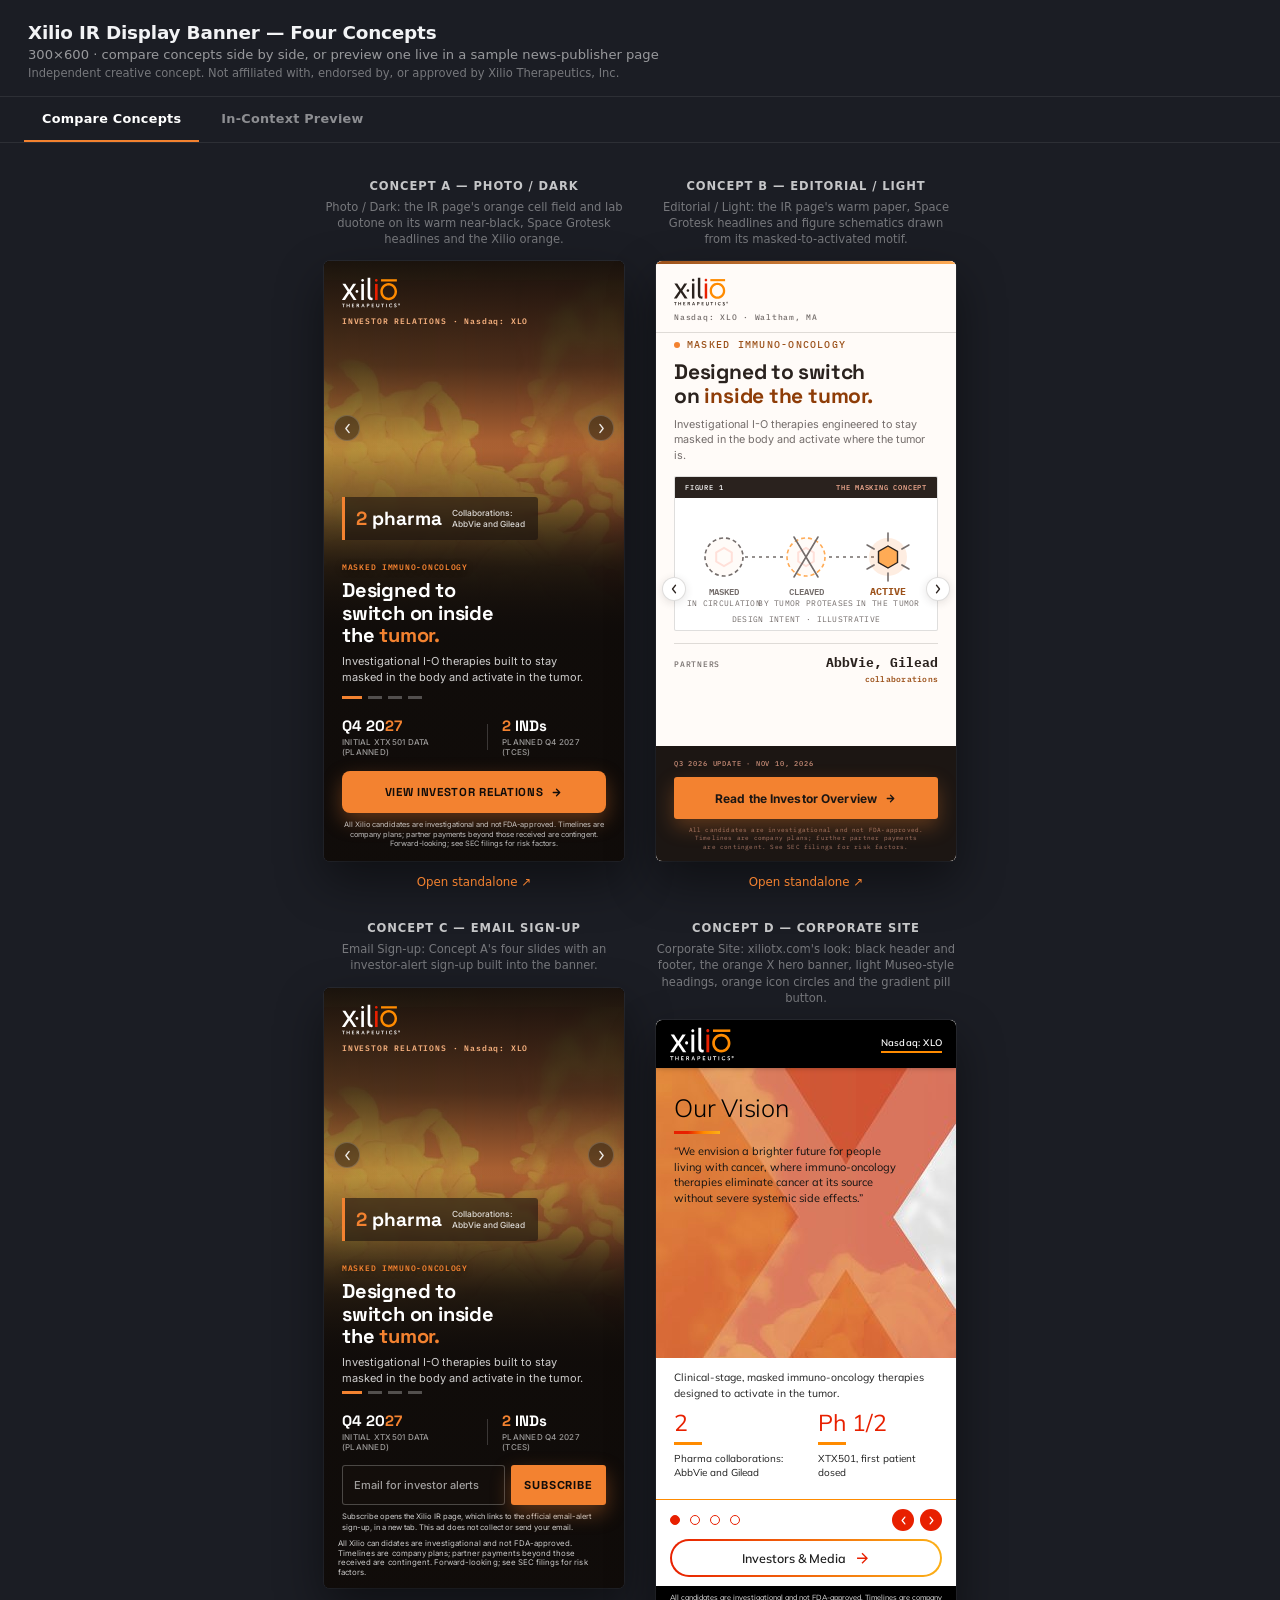
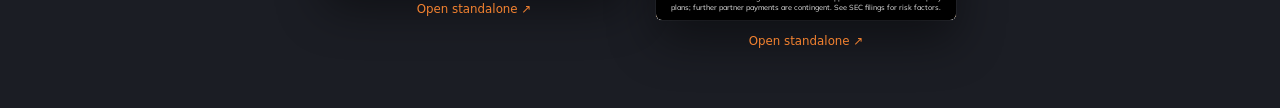
<file: index.html>
<!DOCTYPE html>
<html lang="en">
<head>
<meta name="robots" content="noindex,nofollow">
<meta charset="UTF-8">
<meta name="viewport" content="width=device-width,initial-scale=1">
<meta name="ir-banner-company" content="Xilio Therapeutics, Inc.">
<link rel="icon" href="data:,">
<title>Xilio IR Banner — Concept Comparison</title>
<style>
  :root { --ui-accent:#f38230; }
  * { margin:0; padding:0; box-sizing:border-box; }
  html, body {
    height:100%;
    background:#1b1d24;
    font-family:-apple-system, BlinkMacSystemFont, 'Segoe UI', system-ui, sans-serif;
    color:#f2f3f5;
  }
  header {
    padding:22px 28px 16px;
    border-bottom:1px solid rgba(255,255,255,0.08);
  }
  header h1 { font-size:1.15rem; font-weight:700; letter-spacing:-0.01em; }
  header p { margin-top:4px; font-size:0.82rem; color:rgba(255,255,255,0.55); }
  header p.pitch-note { font-size:0.72rem; color:rgba(255,255,255,0.4); }

  /* ---- tabs ---- */
  .tabs {
    display:flex;
    gap:4px;
    padding:0 24px;
    border-bottom:1px solid rgba(255,255,255,0.08);
  }
  .tab-btn {
    background:none;
    border:0;
    font-family:inherit;
    color:rgba(255,255,255,0.5);
    font-size:0.8rem;
    font-weight:700;
    letter-spacing:0.02em;
    padding:14px 18px;
    cursor:pointer;
    border-bottom:2px solid transparent;
    transition:color 0.15s ease;
  }
  .tab-btn:hover { color:rgba(255,255,255,0.8); }
  .tab-btn.active { color:#fff; border-bottom-color:var(--ui-accent); }
  .tab-panel { display:none; }
  .tab-panel.active { display:block; }

  main {
    display:flex;
    flex-wrap:wrap;
    gap:32px;
    justify-content:center;
    padding:36px 24px 60px;
  }
  /* four 300px frames need about 1344px of width; below that, wrap 2 + 2 rather than 3 + 1 */
  @media (max-width:1343px) { main { max-width:700px; margin:0 auto; } }
  .col { display:flex; flex-direction:column; align-items:center; gap:14px; }
  .col h2 {
    font-size:0.72rem;
    font-weight:700;
    letter-spacing:0.08em;
    text-transform:uppercase;
    color:rgba(255,255,255,0.75);
  }
  .col .tag {
    max-width:300px;
    min-height:2.8em;
    font-size:0.72rem;
    line-height:1.4;
    text-align:center;
    color:rgba(255,255,255,0.4);
    margin-top:-8px;
  }
  .frame-wrap {
    width:300px;
    height:600px;
    border-radius:6px;
    overflow:hidden;
    box-shadow:0 20px 48px rgba(0,0,0,0.45), 0 0 0 1px rgba(255,255,255,0.06);
    background:#000;
  }
  iframe { width:300px; height:600px; border:0; display:block; }
  .col a {
    font-size:0.74rem;
    color:var(--ui-accent);
    text-decoration:none;
  }
  .col a:hover { text-decoration:underline; }

  /* ---- in-context preview panel ---- */
  .preview-intro {
    text-align:center;
    padding:28px 24px 0;
  }
  .preview-intro p {
    font-size:0.82rem;
    color:rgba(255,255,255,0.55);
    max-width:560px;
    margin:0 auto;
  }
  .concept-switch {
    display:flex;
    flex-wrap:wrap;
    gap:10px;
    justify-content:center;
    padding:18px 24px 0;
  }
  .concept-btn {
    background:rgba(255,255,255,0.06);
    border:1px solid rgba(255,255,255,0.14);
    color:rgba(255,255,255,0.65);
    font-family:inherit;
    font-size:0.76rem;
    font-weight:700;
    letter-spacing:0.02em;
    padding:9px 16px;
    border-radius:20px;
    cursor:pointer;
    transition:all 0.15s ease;
  }
  .concept-btn:hover { border-color:rgba(255,255,255,0.3); }
  .concept-btn.active { background:var(--ui-accent); border-color:var(--ui-accent); color:#0c1015; }

  .preview-wrap {
    max-width:1180px;
    margin:24px auto 12px;
    padding:0 24px;
  }
  .preview-frame-outer {
    border-radius:6px;
    overflow:hidden;
    box-shadow:0 20px 48px rgba(0,0,0,0.45), 0 0 0 1px rgba(255,255,255,0.06);
  }
  #preview-iframe {
    width:100%;
    height:950px;
    border:0;
    display:block;
    background:#fff;
  }
  .preview-footer {
    text-align:center;
    padding:14px 24px 60px;
  }
  .preview-footer a {
    font-size:0.74rem;
    color:var(--ui-accent);
    text-decoration:none;
  }
  .preview-footer a:hover { text-decoration:underline; }
</style>
</head>
<body>

<header>
  <h1>Xilio IR Display Banner — Four Concepts</h1>
  <p>300×600 · compare concepts side by side, or preview one live in a sample news-publisher page</p>
  <p class="pitch-note">Independent creative concept. Not affiliated with, endorsed by, or approved by Xilio Therapeutics, Inc.</p>
</header>

<div class="tabs">
  <button type="button" class="tab-btn active" data-tab="compare">Compare Concepts</button>
  <button type="button" class="tab-btn" data-tab="preview">In-Context Preview</button>
</div>

<section class="tab-panel active" id="tab-compare">
  <main>
    <div class="col">
      <h2>Concept A — Photo / Dark</h2>
      <span class="tag">Photo / Dark: the IR page&#x27;s orange cell field and lab duotone on its warm near-black, Space Grotesk headlines and the Xilio orange.</span>
      <div class="frame-wrap">
        <iframe src="concept-a-photo/index.html" title="Xilio banner — photo concept"></iframe>
      </div>
      <a href="concept-a-photo/index.html" target="_blank" rel="noopener">Open standalone ↗</a>
    </div>

    <div class="col">
      <h2>Concept B — Editorial / Light</h2>
      <span class="tag">Editorial / Light: the IR page&#x27;s warm paper, Space Grotesk headlines and figure schematics drawn from its masked-to-activated motif.</span>
      <div class="frame-wrap">
        <iframe src="concept-b-editorial/index.html" title="Xilio banner — editorial concept"></iframe>
      </div>
      <a href="concept-b-editorial/index.html" target="_blank" rel="noopener">Open standalone ↗</a>
    </div>

    <div class="col">
      <h2>Concept C — Email Sign-up</h2>
      <span class="tag">Email Sign-up: Concept A&#x27;s four slides with an investor-alert sign-up built into the banner.</span>
      <div class="frame-wrap">
        <iframe src="concept-c-dashboard/index.html" title="Xilio banner — email sign-up concept"></iframe>
      </div>
      <a href="concept-c-dashboard/index.html" target="_blank" rel="noopener">Open standalone ↗</a>
    </div>

    <div class="col">
      <h2>Concept D — Corporate Site</h2>
      <span class="tag">Corporate Site: xiliotx.com&#x27;s look: black header and footer, the orange X hero banner, light Museo-style headings, orange icon circles and the gradient pill button.</span>
      <div class="frame-wrap">
        <iframe src="concept-d-corporate/index.html" title="Xilio banner — corporate-site concept"></iframe>
      </div>
      <a href="concept-d-corporate/index.html" target="_blank" rel="noopener">Open standalone ↗</a>
    </div>
  </main>
</section>

<section class="tab-panel" id="tab-preview">
  <div class="preview-intro">
    <p>A sample news-publisher article page with the banner dropped into the right-rail ad slot — the way it would actually sit alongside real editorial content. Switch concepts below.</p>
  </div>

  <div class="concept-switch">
    <button type="button" class="concept-btn active" data-concept="a">Concept A — Photo</button>
    <button type="button" class="concept-btn" data-concept="b">Concept B — Editorial</button>
    <button type="button" class="concept-btn" data-concept="c">Concept C — Email Sign-up</button>
    <button type="button" class="concept-btn" data-concept="d">Concept D — Corporate Site</button>
  </div>

  <div class="preview-wrap">
    <div class="preview-frame-outer">
      <iframe id="preview-iframe" src="context-preview/news.html?concept=a" title="Xilio banner — in-context publisher preview"></iframe>
    </div>
  </div>

  <div class="preview-footer">
    <a id="preview-open-link" href="context-preview/news.html?concept=a" target="_blank" rel="noopener">Open standalone ↗</a>
  </div>
</section>

<script>
  document.querySelectorAll('.tab-btn').forEach(function (btn) {
    btn.addEventListener('click', function () {
      document.querySelectorAll('.tab-btn').forEach(function (b) { b.classList.remove('active') })
      document.querySelectorAll('.tab-panel').forEach(function (p) { p.classList.remove('active') })
      btn.classList.add('active')
      document.getElementById('tab-' + btn.dataset.tab).classList.add('active')
    })
  })

  document.querySelectorAll('.concept-btn').forEach(function (btn) {
    btn.addEventListener('click', function () {
      document.querySelectorAll('.concept-btn').forEach(function (b) { b.classList.remove('active') })
      btn.classList.add('active')
      var url = 'context-preview/news.html?concept=' + btn.dataset.concept
      document.getElementById('preview-iframe').src = url
      document.getElementById('preview-open-link').href = url
    })
  })
</script>

</body>
</html>
</file>
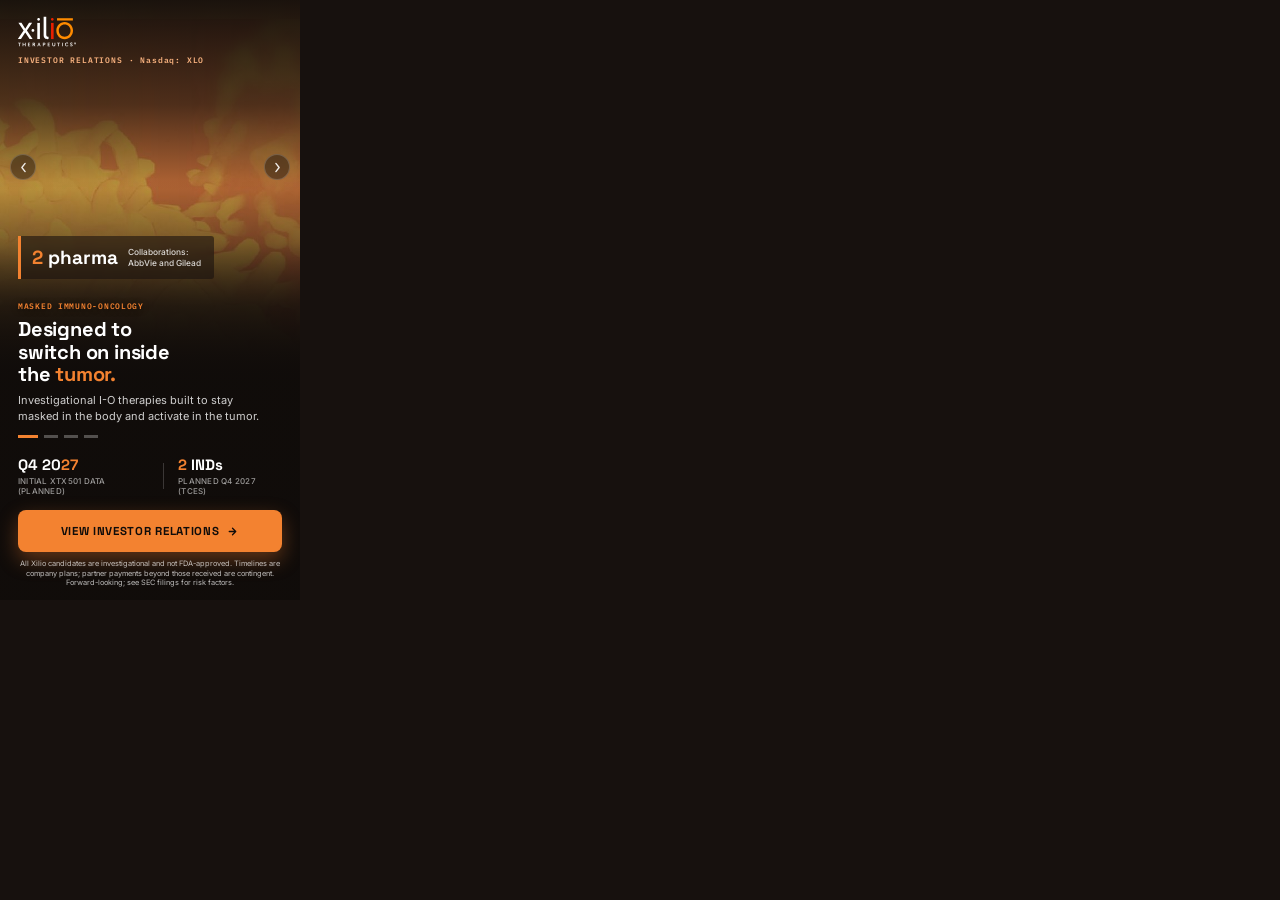
<file: concept-a-photo/index.html>
<!DOCTYPE html>
<html lang="en">
<head>
<meta name="robots" content="noindex,nofollow">
<meta charset="UTF-8">
<meta name="ad.size" content="width=300,height=600">
<meta http-equiv="X-UA-Compatible" content="IE=Edge">
<meta name="viewport" content="width=300,initial-scale=1">
<link rel="icon" href="data:,">
<title>Xilio Therapeutics, Inc. — Investor Relations</title>
<link rel="preconnect" href="https://fonts.googleapis.com">
<link rel="preconnect" href="https://fonts.gstatic.com" crossorigin>
<link href="https://fonts.googleapis.com/css2?family=Space+Grotesk:wght@500;600;700&family=Inter:wght@400;500;600&family=IBM+Plex+Mono:wght@500;600&display=swap" rel="stylesheet">
<link rel="stylesheet" href="style.css">
</head>
<body>

<!--
  Xilio Therapeutics, Inc. — IR display banner, 300x600 — Concept A: Photo / Dark.
  Promotes: https://ir-landing-concepts.netlify.app/xilio/
  Full-bleed real photography per slide (Ken Burns zoom + scrims), a
  floating stat chip, persistent logo/ticker chrome, stat row + CTA +
  forward-looking-statements line. Concept C is generated from this file
  (scripts/build_concept_c.py), so re-run that after every edit here.
  Every slide's copy and stat must come from the live IR site.
-->

<div id="banner" aria-label="Xilio Therapeutics, Inc. investor relations advertisement">

  <div id="slides">
    <!-- Slide 1 -->
    <section class="slide" data-index="0">
      <img class="slide-bg" src="assets/slide-1.jpg" alt="Orange-toned microscopy-style image of cells, from Xilio's brand imagery">
      <div class="slide-scrim-top"></div>
      <div class="slide-scrim-bottom"></div>
      <div class="slide-copy">
        <div class="mid-chip">
          <span class="chip-num"><em>2</em> pharma</span>
          <span class="chip-label">Collaborations:<br>AbbVie and Gilead</span>
        </div>
        <div class="copy-bottom">
          <div class="kicker">Masked immuno-oncology</div>
          <h1>Designed to<br>switch on inside<br>the <em>tumor.</em></h1>
          <p>Investigational I-O therapies built to stay masked in the body and activate in the tumor.</p>
        </div>
      </div>
    </section>
    <!-- Slide 2 -->
    <section class="slide" data-index="1">
      <img class="slide-bg" src="assets/slide-2.jpg" alt="Laboratory scene in orange duotone: pipette, vial and sample tubes">
      <div class="slide-scrim-top"></div>
      <div class="slide-scrim-bottom"></div>
      <div class="slide-copy">
        <div class="mid-chip">
          <span class="chip-num">Phase <em>1/2</em></span>
          <span class="chip-label">XTX501: first patient dosed<br>(metastatic NSCLC)</span>
        </div>
        <div class="copy-bottom">
          <div class="kicker">Now in the clinic</div>
          <h1>PD-1 and masked<br>IL-2 in a<br><em>single molecule.</em></h1>
          <p>Initial Phase 1 data in metastatic NSCLC planned for Q4 2027.</p>
        </div>
      </div>
    </section>
    <!-- Slide 3 -->
    <section class="slide" data-index="2">
      <img class="slide-bg" src="assets/slide-3.jpg" alt="Orange-toned microscopy-style image of cells, from Xilio's brand imagery">
      <div class="slide-scrim-top"></div>
      <div class="slide-scrim-bottom"></div>
      <div class="slide-copy">
        <div class="mid-chip">
          <span class="chip-num">~95<em>%</em></span>
          <span class="chip-label">of metastatic CRPC expresses<br>PSMA and/or STEAP1 (company)</span>
        </div>
        <div class="copy-bottom">
          <div class="kicker">Masked T cell engagers</div>
          <h1>Built-in<br>co-stimulation,<br><em>masked CD3.</em></h1>
          <p>XTX602 (CLDN18.2) and XTX701 (PSMA&times;STEAP1): IND filings planned Q4 2027.</p>
        </div>
      </div>
    </section>
    <!-- Slide 4 -->
    <section class="slide" data-index="3">
      <img class="slide-bg" src="assets/slide-4.jpg" alt="Laboratory scene in orange duotone: pipette, vial and sample tubes">
      <div class="slide-scrim-top"></div>
      <div class="slide-scrim-bottom"></div>
      <div class="slide-copy">
        <div class="mid-chip">
          <span class="chip-num">$135.5<em>M</em></span>
          <span class="chip-label">Received from AbbVie and Gilead<br>to Sep 30, 2026 (incl. equity)</span>
        </div>
        <div class="copy-bottom">
          <div class="kicker">Partnerships</div>
          <h1>Backed by<br>AbbVie and<br><em>Gilead.</em></h1>
          <p>Gilead option data package for masked IL-12 efarindodekin alfa expected 1H 2027.</p>
        </div>
      </div>
    </section>
  </div>

  <!-- Persistent chrome — sits above the rotating slides -->
  <header id="top-bar" class="reveal" data-delay="0">
    <div id="logo"><img class="lockup" src="assets/logo-white.svg" alt="Xilio Therapeutics" width="58" height="31"></div>
    <div id="eyebrow">INVESTOR&nbsp;RELATIONS&nbsp;·&nbsp;Nasdaq:&nbsp;XLO</div>
  </header>

  <button type="button" class="nav-arrow" id="arrow-prev" aria-label="Previous slide">
    <svg viewBox="0 0 16 16"><path d="M10 3 6 8l4 5" stroke="currentColor" stroke-width="1.7" fill="none" stroke-linecap="round" stroke-linejoin="round"/></svg>
  </button>
  <button type="button" class="nav-arrow" id="arrow-next" aria-label="Next slide">
    <svg viewBox="0 0 16 16"><path d="M6 3l4 5-4 5" stroke="currentColor" stroke-width="1.7" fill="none" stroke-linecap="round" stroke-linejoin="round"/></svg>
  </button>

  <div id="bottom-fixed" class="reveal" data-delay="4">
    <div id="dots" role="tablist" aria-label="Slide selector">
      <button class="dot active" data-index="0" aria-label="Slide 1: Overview"></button>
      <button class="dot" data-index="1" aria-label="Slide 2: Now in the clinic"></button>
      <button class="dot" data-index="2" aria-label="Slide 3: Masked T cell engagers"></button>
      <button class="dot" data-index="3" aria-label="Slide 4: Partnerships"></button>
    </div>

    <div id="stat-row">
      <div class="stat">
        <span class="stat-num">Q4 20<em>27</em></span>
        <span class="stat-label">Initial XTX501 data (planned)</span>
      </div>
      <div class="stat-div"></div>
      <div class="stat">
        <span class="stat-num"><em>2</em> INDs</span>
        <span class="stat-label">Planned Q4 2027 (TCEs)</span>
      </div>
    </div>

    <a href="#" id="cta">
      <span>View Investor Relations</span>
      <svg viewBox="0 0 16 16" id="cta-arrow" aria-hidden="true"><path d="M4 8h8M8 4l4 4-4 4" stroke="currentColor" stroke-width="1.6" fill="none" stroke-linecap="round" stroke-linejoin="round"/></svg>
    </a>
    <p id="disclosure">All Xilio candidates are investigational and not FDA-approved. Timelines are company plans; partner payments beyond those received are contingent. Forward-looking; see SEC filings for risk factors.</p>
  </div>

  <!-- Standard HTML5-ad click-tag plumbing -->
  <div id="click-tag-wrapper"></div>
</div>

<script src="script.js"></script>
</body>
</html>
</file>
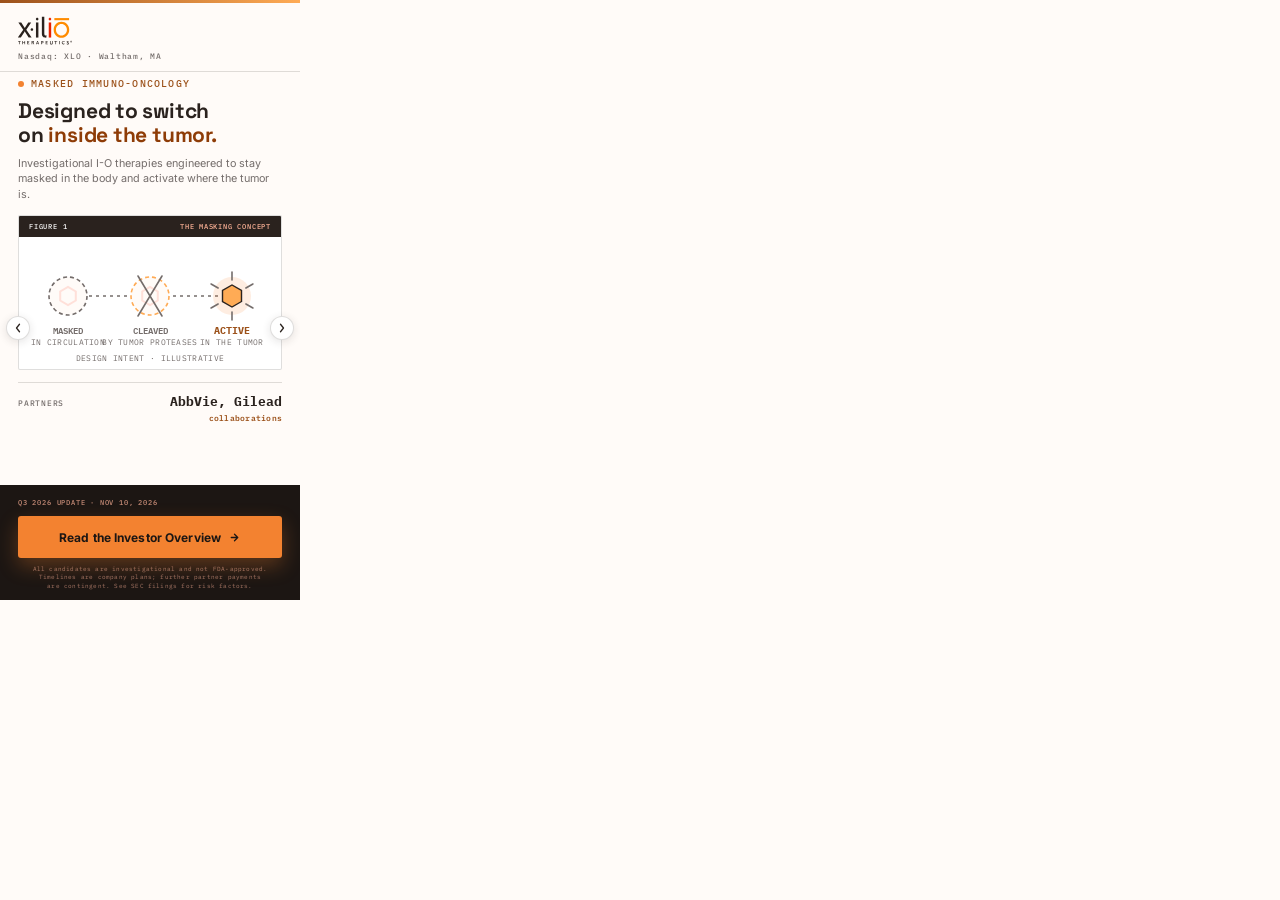
<file: concept-b-editorial/index.html>
<!DOCTYPE html>
<html lang="en">
<head>
<meta name="robots" content="noindex,nofollow">
<meta charset="UTF-8">
<meta name="ad.size" content="width=300,height=600">
<meta http-equiv="X-UA-Compatible" content="IE=Edge">
<meta name="viewport" content="width=300,initial-scale=1">
<link rel="icon" href="data:,">
<title>Xilio Therapeutics, Inc. — Investor Overview</title>
<link rel="preconnect" href="https://fonts.googleapis.com">
<link rel="preconnect" href="https://fonts.gstatic.com" crossorigin>
<link href="https://fonts.googleapis.com/css2?family=Space+Grotesk:wght@500;600;700&family=Inter:wght@400;500;600;700&family=IBM+Plex+Mono:wght@400;500;600&display=swap" rel="stylesheet">
<link rel="stylesheet" href="style.css">
</head>
<body>

<!--
  Xilio Therapeutics, Inc. — IR display banner, 300x600 — Concept B: Editorial / Light.
  Promotes: https://ir-landing-concepts.netlify.app/xilio/
  Annual-report styling: serif headlines, mono figure captions, light
  paper body, one inline-SVG "Figure N" schematic per slide (same line
  weight/colour language across all four), dark closing CTA band.
-->

<div id="banner" aria-label="Xilio Therapeutics, Inc. investor relations advertisement">

  <div id="top-rule"></div>

  <header id="top-bar" class="reveal" data-delay="0">
    <div id="logo"><img class="lockup" src="assets/logo.svg" alt="Xilio Therapeutics" width="54" height="29"></div>
    <div id="masthead">Nasdaq:&nbsp;XLO&nbsp;·&nbsp;Waltham,&nbsp;MA</div>
  </header>

  <div id="slides">
    <!-- Slide 1: Cover -->
    <section class="slide" data-index="0">
      <div class="slide-copy">
        <p class="eyebrow">Masked Immuno-Oncology</p>
        <h1>Designed to switch<br>on <em>inside the tumor.</em></h1>
        <p class="lead">Investigational I-O therapies engineered to stay masked in the body and activate where the tumor is.</p>

        <figure class="fig-card">
          <div class="fig-bar"><span>Figure 1</span><span>The masking concept</span></div>
          <div class="fig-body">
            <svg viewBox="0 0 240 118">
<line class="fig-rail" x1="38" y1="50" x2="202" y2="50" stroke-dasharray="3 4"/>
<circle cx="38" cy="50" r="19" fill="var(--paper)" stroke="var(--text-mid)" stroke-width="1.6" stroke-dasharray="4 3"/>
<polygon class="fig-ghost" points="45.8,54.5 38.0,59.0 30.2,54.5 30.2,45.5 38.0,41.0 45.8,45.5"/>
<circle cx="120" cy="50" r="19" fill="var(--paper)" stroke="var(--gold)" stroke-width="1.6" stroke-dasharray="4 3"/>
<polygon class="fig-ghost" points="127.8,54.5 120.0,59.0 112.2,54.5 112.2,45.5 120.0,41.0 127.8,45.5"/>
<path class="fig-arrow" d="M108 30 L132 70 M132 30 L108 70" stroke="var(--accent-ink)"/>
<circle cx="202" cy="50" r="19" fill="var(--accent-lo)" stroke="none"/>
<polygon class="fig-hub" points="211.5,55.5 202.0,61.0 192.5,55.5 192.5,44.5 202.0,39.0 211.5,44.5"/>
<path class="fig-arrow" d="M202.0 34.0 L202.0 26.0"/>
<path class="fig-arrow" d="M215.9 42.0 L222.9 38.0"/>
<path class="fig-arrow" d="M215.9 58.0 L222.9 62.0"/>
<path class="fig-arrow" d="M202.0 66.0 L202.0 74.0"/>
<path class="fig-arrow" d="M188.1 58.0 L181.1 62.0"/>
<path class="fig-arrow" d="M188.1 42.0 L181.1 38.0"/>
<text class="fig-bar-label" x="38" y="88" text-anchor="middle">MASKED</text>
<text class="fig-bar-year" x="38" y="99" text-anchor="middle">IN CIRCULATION</text>
<text class="fig-bar-label" x="120" y="88" text-anchor="middle">CLEAVED</text>
<text class="fig-bar-year" x="120" y="99" text-anchor="middle">BY TUMOR PROTEASES</text>
<text class="fig-bar-label strong" x="202" y="88" text-anchor="middle">ACTIVE</text>
<text class="fig-bar-year" x="202" y="99" text-anchor="middle">IN THE TUMOR</text>
<text class="fig-bar-year" x="120" y="115" text-anchor="middle">DESIGN INTENT · ILLUSTRATIVE</text>
            </svg>
          </div>
        </figure>

        <div class="kf">
          <dt>Partners</dt>
          <dd>AbbVie, Gilead <em>collaborations</em></dd>
        </div>
      </div>
    </section>
    <!-- Slide 2: Now in the clinic -->
    <section class="slide" data-index="1">
      <div class="slide-copy">
        <p class="eyebrow">Fig. 02 · Now in the Clinic</p>
        <h1>XTX501 enters<br><em>Phase&nbsp;1/2.</em></h1>
        <p class="lead">A PD-1/masked IL-2 bispecific in metastatic NSCLC and select solid tumors. Initial Phase 1 data planned Q4 2027.</p>

        <figure class="fig-card">
          <div class="fig-bar"><span>Figure 2</span><span>XTX501, as described by Xilio</span></div>
          <div class="fig-body">
            <svg viewBox="0 0 240 118">
<path class="fig-rail" d="M120 96 V62 M120 62 L84 30 M120 62 L156 30" stroke-width="5" stroke="var(--ink)" stroke-linecap="round"/>
<circle cx="80" cy="26" r="9" class="fig-hub"/>
<rect x="146" y="14" width="22" height="22" rx="4" fill="var(--accent-ink)"/>
<rect x="141" y="9" width="32" height="32" rx="7" fill="none" stroke="var(--text-mid)" stroke-width="1.6" stroke-dasharray="4 3"/>
<text class="fig-bar-label strong" x="64" y="20" text-anchor="end">PD-1</text>
<text class="fig-bar-year" x="64" y="31" text-anchor="end">BINDING ARM</text>
<text class="fig-bar-label strong" x="180" y="20" text-anchor="start">IL-2</text>
<text class="fig-bar-year" x="180" y="31" text-anchor="start">MASKED ARM</text>
<text class="fig-bar-label" x="132" y="84" text-anchor="start">ONE MOLECULE</text>
<text class="fig-bar-year" x="120" y="112" text-anchor="middle">PHASE 1/2 · FIRST PATIENT DOSED · INVESTIGATIONAL</text>
            </svg>
          </div>
        </figure>

        <div class="kf">
          <dt>Next data</dt>
          <dd>Q4 2027 <em>planned</em></dd>
        </div>
      </div>
    </section>
    <!-- Slide 3: Masked T cell engagers -->
    <section class="slide" data-index="2">
      <div class="slide-copy">
        <p class="eyebrow">Fig. 03 · Masked T Cell Engagers</p>
        <h1>Co-stimulation,<br><em>built&nbsp;in.</em></h1>
        <p class="lead">PSMA and STEAP1 are together expressed in about 95% of metastatic castration-resistant prostate cancer (company).</p>

        <figure class="fig-card">
          <div class="fig-bar"><span>Figure 3</span><span>Masked TCE architecture</span></div>
          <div class="fig-body">
            <svg viewBox="0 0 240 118">
<rect class="fig-ghost" x="10" y="10" width="112" height="64" rx="6"/>
<rect x="19" y="22" width="22" height="16" rx="3" fill="var(--accent-ink)"/>
<rect x="15" y="18" width="30" height="24" rx="5" fill="none" stroke="var(--text-mid)" stroke-width="1.4" stroke-dasharray="3 3"/>
<rect x="55" y="22" width="22" height="16" rx="3" fill="var(--ink)"/>
<rect x="93" y="22" width="18" height="16" rx="8" class="fig-gold"/>
<text class="fig-bar-label" x="30" y="54" text-anchor="middle">CD3</text>
<text class="fig-bar-year" x="30" y="64" text-anchor="middle">MASKED</text>
<text class="fig-bar-label" x="66" y="54" text-anchor="middle">TAA</text>
<text class="fig-bar-year" x="66" y="64" text-anchor="middle">BINDER</text>
<text class="fig-bar-label" x="102" y="54" text-anchor="middle">CD2</text>
<text class="fig-bar-year" x="102" y="64" text-anchor="middle">CO-STIM</text>
<path class="fig-arrow" d="M126 42 H138 M133 37 L138 42 L133 47"/>
<text class="fig-bar-label strong" x="146" y="26" text-anchor="start">XTX602</text>
<text class="fig-bar-year" x="146" y="37" text-anchor="start">CLDN18.2</text>
<text class="fig-bar-label strong" x="146" y="56" text-anchor="start">XTX701</text>
<text class="fig-bar-year" x="146" y="67" text-anchor="start">PSMA × STEAP1</text>
<line class="fig-base" x1="10" y1="88" x2="230" y2="88"/>
<text class="fig-bar-year" x="120" y="104" text-anchor="middle">BOTH WHOLLY OWNED · IND FILINGS PLANNED Q4 2027</text>
            </svg>
          </div>
        </figure>

        <div class="kf">
          <dt>INDs</dt>
          <dd>2 <em>planned Q4 2027</em></dd>
        </div>
      </div>
    </section>
    <!-- Slide 4: Partnerships -->
    <section class="slide" data-index="3">
      <div class="slide-copy">
        <p class="eyebrow">Fig. 04 · Partnerships</p>
        <h1>Backed by<br><em>AbbVie and Gilead.</em></h1>
        <p class="lead">$135.5M received to Sep 30, 2026, incl. $35.0M of equity purchases. Gilead option data package expected 1H 2027.</p>

        <figure class="fig-card">
          <div class="fig-bar"><span>Figure 4</span><span>Payments received</span></div>
          <div class="fig-body">
            <svg viewBox="0 0 240 118">
<text class="fig-bar-label" x="46" y="26" text-anchor="end">ABBVIE</text>
<rect class="fig-bar-now" x="52.0" y="14" width="97.3" height="16"/>
<text class="fig-bar-year" x="100.7" y="25" text-anchor="middle" fill="#fff" style="fill:#fff">42.0</text>
<rect class="fig-bar-prior" x="149.3" y="14" width="23.2" height="16"/>
<text class="fig-bar-year" x="160.9" y="25" text-anchor="middle" fill="var(--ink)" style="fill:var(--ink)">10.0</text>
<rect class="fig-gold" x="172.5" y="14" width="25.5" height="16"/>
<text class="fig-bar-year" x="185.2" y="25" text-anchor="middle" fill="#fff" style="fill:#fff">11.0</text>
<text class="fig-bar-label strong" x="203.98620689655175" y="26" text-anchor="start">$63.0M</text>
<text class="fig-bar-label" x="46" y="56" text-anchor="end">GILEAD</text>
<rect class="fig-bar-now" x="52.0" y="44" width="69.5" height="16"/>
<text class="fig-bar-year" x="86.8" y="55" text-anchor="middle" fill="#fff" style="fill:#fff">30.0</text>
<rect class="fig-bar-prior" x="121.5" y="44" width="57.9" height="16"/>
<text class="fig-bar-year" x="150.5" y="55" text-anchor="middle" fill="var(--ink)" style="fill:var(--ink)">25.0</text>
<rect class="fig-gold" x="179.4" y="44" width="40.6" height="16"/>
<text class="fig-bar-year" x="199.7" y="55" text-anchor="middle" fill="#fff" style="fill:#fff">17.5</text>
<rect class="fig-bar-now" x="14" y="80" width="8" height="8"/>
<text class="fig-bar-year" x="26" y="87" text-anchor="start">UPFRONT</text>
<rect class="fig-bar-prior" x="80" y="80" width="8" height="8"/>
<text class="fig-bar-year" x="92" y="87" text-anchor="start">EQUITY PURCHASE</text>
<rect class="fig-gold" x="172" y="80" width="8" height="8"/>
<text class="fig-bar-year" x="184" y="87" text-anchor="start">MILESTONES</text>
<text class="fig-bar-year" x="120" y="108" text-anchor="middle">$M RECEIVED TO SEP 30, 2026 · 10-Q</text>
            </svg>
          </div>
        </figure>

        <div class="kf">
          <dt>Received</dt>
          <dd>$135.5M <em>to Sep 30, 2026</em></dd>
        </div>
      </div>
    </section>

  </div>

  <button type="button" class="nav-arrow" id="arrow-prev" aria-label="Previous slide">
    <svg viewBox="0 0 16 16"><path d="M10 3 6 8l4 5" stroke="currentColor" stroke-width="1.7" fill="none" stroke-linecap="round" stroke-linejoin="round"/></svg>
  </button>
  <button type="button" class="nav-arrow" id="arrow-next" aria-label="Next slide">
    <svg viewBox="0 0 16 16"><path d="M6 3l4 5-4 5" stroke="currentColor" stroke-width="1.7" fill="none" stroke-linecap="round" stroke-linejoin="round"/></svg>
  </button>

  <div id="dots" class="reveal" role="tablist" aria-label="Slide selector">
    <button class="dot active" data-index="0" aria-label="Slide 1: Cover"></button>
    <button class="dot" data-index="1" aria-label="Slide 2: Now in the clinic"></button>
    <button class="dot" data-index="2" aria-label="Slide 3: Masked T cell engagers"></button>
    <button class="dot" data-index="3" aria-label="Slide 4: Partnerships"></button>
  </div>

  <div id="bottom-fixed" class="reveal" data-delay="1">
    <div id="bf-line">Q3 2026 UPDATE · NOV 10, 2026</div>
    <a href="#" id="cta">
      <span>Read the Investor Overview</span>
      <svg viewBox="0 0 16 16" id="cta-arrow" aria-hidden="true"><path d="M4 8h8M8 4l4 4-4 4" stroke="currentColor" stroke-width="1.6" fill="none" stroke-linecap="round" stroke-linejoin="round"/></svg>
    </a>
    <div id="fls">All candidates are investigational and not FDA-approved. Timelines are company plans; further partner payments are contingent. See SEC filings for risk factors.</div>
  </div>

  <!-- Standard HTML5-ad click-tag plumbing -->
  <div id="click-tag-wrapper"></div>
</div>

<script src="script.js"></script>
</body>
</html>
</file>
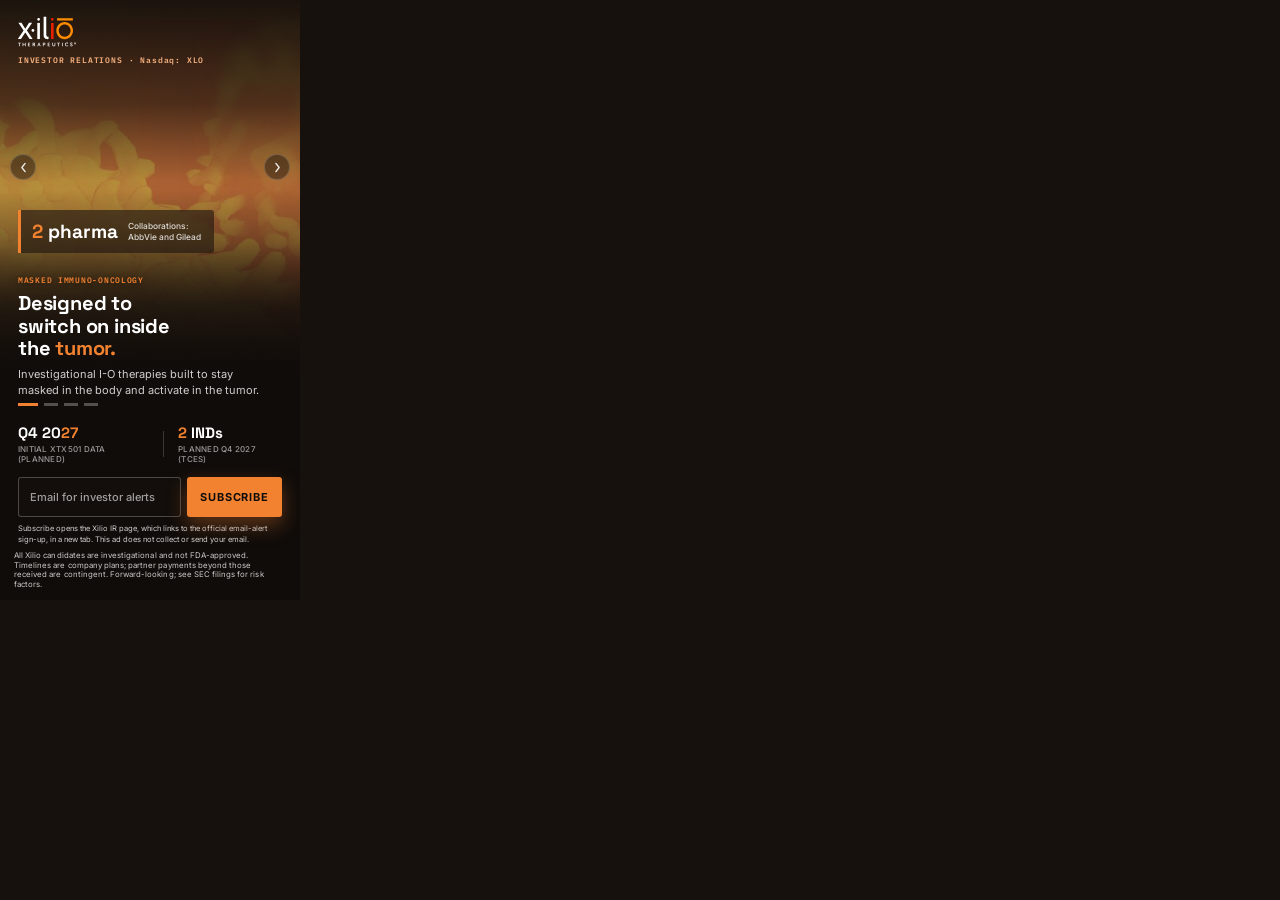
<file: concept-c-dashboard/index.html>
<!DOCTYPE html>
<html lang="en">
<head>
<meta name="robots" content="noindex,nofollow">
<meta charset="UTF-8">
<meta name="ad.size" content="width=300,height=600">
<meta http-equiv="X-UA-Compatible" content="IE=Edge">
<meta name="viewport" content="width=300,initial-scale=1">
<link rel="icon" href="data:,">
<title>Xilio Therapeutics, Inc. — Investor Alerts</title>
<link rel="preconnect" href="https://fonts.googleapis.com">
<link rel="preconnect" href="https://fonts.gstatic.com" crossorigin>
<link href="https://fonts.googleapis.com/css2?family=Space+Grotesk:wght@500;600;700&family=Inter:wght@400;500;600&family=IBM+Plex+Mono:wght@500;600&display=swap" rel="stylesheet">
<link rel="stylesheet" href="style.css">
</head>
<body>
<!-- GENERATED by build_concept_c.py from ../concept-a-photo/ (a-fingerprint: 77aab5afd97f).
     Don't edit this file: edit Concept A and re-run the script. -->


<!--
  Xilio Therapeutics, Inc. — IR display banner, 300x600 — Concept C (Concept A + email sign-up): Photo / Dark.
  Promotes: https://ir-landing-concepts.netlify.app/xilio/
  Full-bleed real photography per slide (Ken Burns zoom + scrims), a
  floating stat chip, persistent logo/ticker chrome, stat row + CTA +
  forward-looking-statements line. Concept C is generated from this file
  (scripts/build_concept_c.py), so re-run that after every edit here.
  Every slide's copy and stat must come from the live IR site.
-->

<div id="banner" aria-label="Xilio Therapeutics, Inc. investor relations advertisement with investor email alerts sign-up">

  <div id="slides">
    <!-- Slide 1 -->
    <section class="slide" data-index="0">
      <img class="slide-bg" src="assets/slide-1.jpg" alt="Orange-toned microscopy-style image of cells, from Xilio's brand imagery">
      <div class="slide-scrim-top"></div>
      <div class="slide-scrim-bottom"></div>
      <div class="slide-copy">
        <div class="mid-chip">
          <span class="chip-num"><em>2</em> pharma</span>
          <span class="chip-label">Collaborations:<br>AbbVie and Gilead</span>
        </div>
        <div class="copy-bottom">
          <div class="kicker">Masked immuno-oncology</div>
          <h1>Designed to<br>switch on inside<br>the <em>tumor.</em></h1>
          <p>Investigational I-O therapies built to stay masked in the body and activate in the tumor.</p>
        </div>
      </div>
    </section>
    <!-- Slide 2 -->
    <section class="slide" data-index="1">
      <img class="slide-bg" src="assets/slide-2.jpg" alt="Laboratory scene in orange duotone: pipette, vial and sample tubes">
      <div class="slide-scrim-top"></div>
      <div class="slide-scrim-bottom"></div>
      <div class="slide-copy">
        <div class="mid-chip">
          <span class="chip-num">Phase <em>1/2</em></span>
          <span class="chip-label">XTX501: first patient dosed<br>(metastatic NSCLC)</span>
        </div>
        <div class="copy-bottom">
          <div class="kicker">Now in the clinic</div>
          <h1>PD-1 and masked<br>IL-2 in a<br><em>single molecule.</em></h1>
          <p>Initial Phase 1 data in metastatic NSCLC planned for Q4 2027.</p>
        </div>
      </div>
    </section>
    <!-- Slide 3 -->
    <section class="slide" data-index="2">
      <img class="slide-bg" src="assets/slide-3.jpg" alt="Orange-toned microscopy-style image of cells, from Xilio's brand imagery">
      <div class="slide-scrim-top"></div>
      <div class="slide-scrim-bottom"></div>
      <div class="slide-copy">
        <div class="mid-chip">
          <span class="chip-num">~95<em>%</em></span>
          <span class="chip-label">of metastatic CRPC expresses<br>PSMA and/or STEAP1 (company)</span>
        </div>
        <div class="copy-bottom">
          <div class="kicker">Masked T cell engagers</div>
          <h1>Built-in<br>co-stimulation,<br><em>masked CD3.</em></h1>
          <p>XTX602 (CLDN18.2) and XTX701 (PSMA&times;STEAP1): IND filings planned Q4 2027.</p>
        </div>
      </div>
    </section>
    <!-- Slide 4 -->
    <section class="slide" data-index="3">
      <img class="slide-bg" src="assets/slide-4.jpg" alt="Laboratory scene in orange duotone: pipette, vial and sample tubes">
      <div class="slide-scrim-top"></div>
      <div class="slide-scrim-bottom"></div>
      <div class="slide-copy">
        <div class="mid-chip">
          <span class="chip-num">$135.5<em>M</em></span>
          <span class="chip-label">Received from AbbVie and Gilead<br>to Sep 30, 2026 (incl. equity)</span>
        </div>
        <div class="copy-bottom">
          <div class="kicker">Partnerships</div>
          <h1>Backed by<br>AbbVie and<br><em>Gilead.</em></h1>
          <p>Gilead option data package for masked IL-12 efarindodekin alfa expected 1H 2027.</p>
        </div>
      </div>
    </section>
  </div>

  <!-- Persistent chrome — sits above the rotating slides -->
  <header id="top-bar" class="reveal" data-delay="0">
    <div id="logo"><img class="lockup" src="assets/logo-white.svg" alt="Xilio Therapeutics" width="58" height="31"></div>
    <div id="eyebrow">INVESTOR&nbsp;RELATIONS&nbsp;·&nbsp;Nasdaq:&nbsp;XLO</div>
  </header>

  <button type="button" class="nav-arrow" id="arrow-prev" aria-label="Previous slide">
    <svg viewBox="0 0 16 16"><path d="M10 3 6 8l4 5" stroke="currentColor" stroke-width="1.7" fill="none" stroke-linecap="round" stroke-linejoin="round"/></svg>
  </button>
  <button type="button" class="nav-arrow" id="arrow-next" aria-label="Next slide">
    <svg viewBox="0 0 16 16"><path d="M6 3l4 5-4 5" stroke="currentColor" stroke-width="1.7" fill="none" stroke-linecap="round" stroke-linejoin="round"/></svg>
  </button>

  <div id="bottom-fixed" class="reveal" data-delay="4">
    <div id="dots" role="tablist" aria-label="Slide selector">
      <button class="dot active" data-index="0" aria-label="Slide 1: Overview"></button>
      <button class="dot" data-index="1" aria-label="Slide 2: Now in the clinic"></button>
      <button class="dot" data-index="2" aria-label="Slide 3: Masked T cell engagers"></button>
      <button class="dot" data-index="3" aria-label="Slide 4: Partnerships"></button>
    </div>

    <div id="stat-row">
      <div class="stat">
        <span class="stat-num">Q4 20<em>27</em></span>
        <span class="stat-label">Initial XTX501 data (planned)</span>
      </div>
      <div class="stat-div"></div>
      <div class="stat">
        <span class="stat-num"><em>2</em> INDs</span>
        <span class="stat-label">Planned Q4 2027 (TCEs)</span>
      </div>
    </div>

    <!-- In-banner mailing-list sign-up, in the slot A uses for its CTA.
         Submits to SIGNUP_ENDPOINT in script.js; the error message swaps
         in for the consent line and the success state swaps in over the
         input row, so nothing shifts. -->
    <form id="signup" novalidate>
      <label class="sr-only" for="signup-email">Email address for Xilio investor alerts</label>
      <div id="signup-row">
        <input type="email" id="signup-email" name="email" placeholder="Email for investor alerts" autocomplete="email" inputmode="email" spellcheck="false" required>
        <button type="submit" id="signup-btn">Subscribe</button>
        <div id="signup-done" aria-hidden="true">
          <svg viewBox="0 0 16 16" aria-hidden="true"><path d="M5 11 11 5M6.2 5H11v4.8" stroke="currentColor" stroke-width="1.8" fill="none" stroke-linecap="round" stroke-linejoin="round"/></svg>
          <span id="signup-done-text">Opened in a new tab: enter your email there.</span>
        </div>
      </div>
      <p id="signup-consent">Subscribe opens the Xilio IR page, which links to the official email-alert sign-up, in a new tab. This ad does not collect or send your email.</p>
      <p id="signup-msg" role="status" aria-live="polite"></p>
      <p id="fls-line">All Xilio candidates are investigational and not FDA-approved. Timelines are company plans; partner payments beyond those received are contingent. Forward-looking; see SEC filings for risk factors.</p>
    </form>
  </div>

  <!-- Standard HTML5-ad click-tag plumbing -->
  <div id="click-tag-wrapper"></div>
</div>

<script src="script.js"></script>
</body>
</html>
</file>
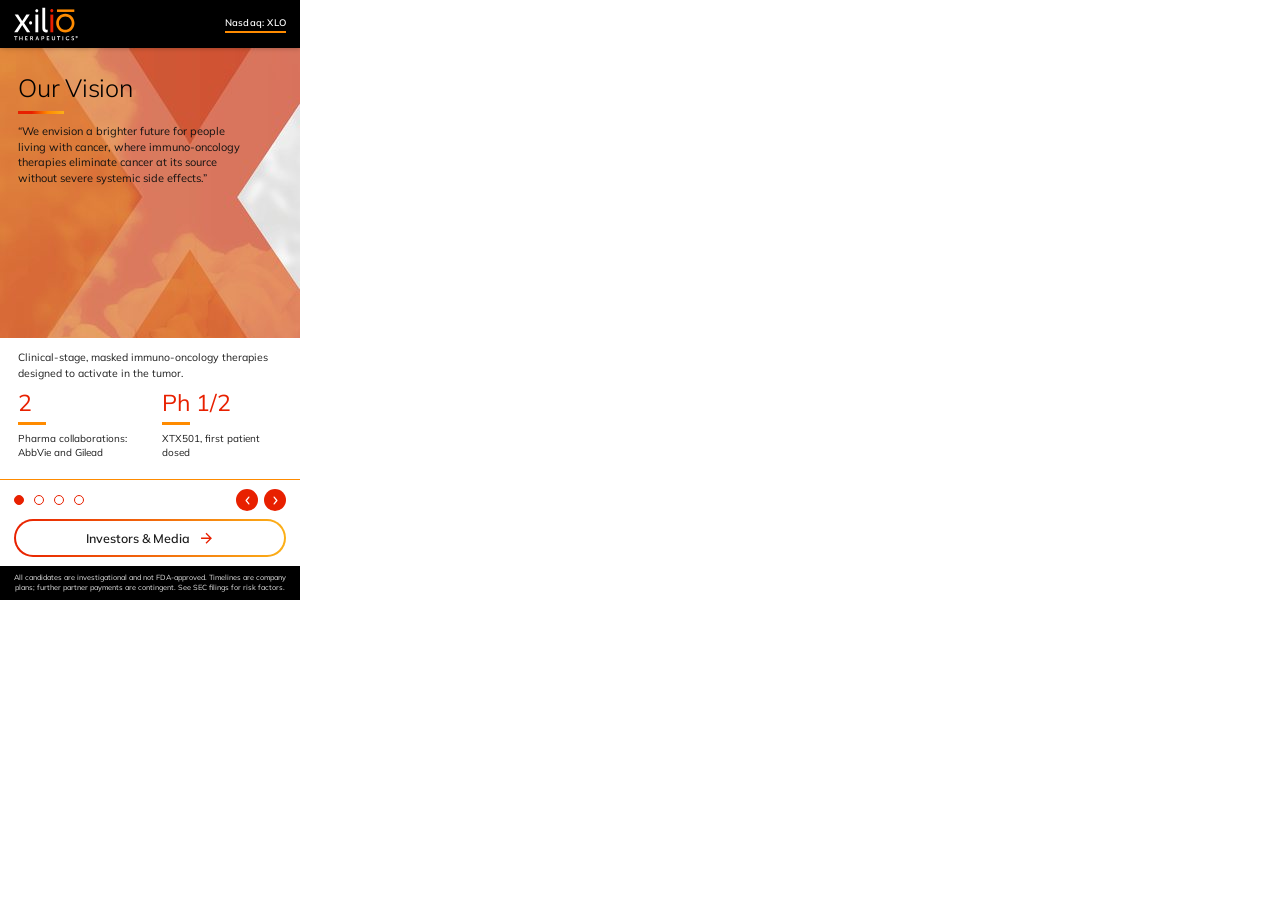
<file: concept-d-corporate/index.html>
<!DOCTYPE html>
<html lang="en">
<head>
<meta name="robots" content="noindex,nofollow">
<meta charset="UTF-8">
<meta name="ad.size" content="width=300,height=600">
<meta http-equiv="X-UA-Compatible" content="IE=Edge">
<meta name="viewport" content="width=300,initial-scale=1">
<link rel="icon" href="data:,">
<title>Xilio Therapeutics, Inc. — Investor Relations</title>
<link rel="preconnect" href="https://fonts.googleapis.com">
<link rel="preconnect" href="https://fonts.gstatic.com" crossorigin>
<link href="https://fonts.googleapis.com/css2?family=Mulish:wght@300;400;600;700;800&amp;display=swap" rel="stylesheet">
<link rel="stylesheet" href="style.css">
</head>
<body>

<!--
  Xilio Therapeutics, Inc. — IR display banner, 300x600 — Concept D: Corporate site / brand-native.
  Promotes: https://ir-landing-concepts.netlify.app/xilio/
  Styled from the company's own CORPORATE website (https://xiliotx.com/), not the IR
  landing page that Concepts A-C are built from: its black header + logo
  lockup, heading/body fonts, palette, accent underline bars, button style
  and footer strip. "Homepage in miniature": each slide is one module of the
  corporate homepage, alternating photo and light grounds. This build uses xiliotx.com's modules: 1 vision hero -> 2 approach text block -> 3 icon quick links -> 4 black footer band.
  Module classes (m-hero / m-stats / m-split / m-band) and the shared parts
  (d-stat, d-list, d-arrows) live in style.css; every colour is a :root token
  filled from brand.json "corp". Re-module a slide if the site has no such
  module. Photos are the site's own photography, cropped into assets/;
  assets/logo.svg is the site's own logo file. Every claim comes from the
  project fact sheet (.tmp/facts.md).
-->

<div id="banner" aria-label="Xilio Therapeutics, Inc. investor relations advertisement">

  <div id="slides">

    <!-- Slide 1 — Overview -->
    <section class="slide x-hero" data-index="0">
      <!-- Module: xiliotx.com homepage "Our Vision" hero: the orange cell banner with the translucent X,
           light Museo heading over an orange-gradient underline, dark copy on the orange. The vision sentence is
           the company's own (homepage). Facts: facts.md matrix 1 (AbbVie, Gilead collaborations). -->
      <img class="x-photo" src="assets/slide-1.jpg" alt="">
      <div class="x-copy">
        <h2>Our Vision</h2>
        <span class="x-bar"></span>
        <p class="x-quote">&ldquo;We envision a brighter future for people living with cancer, where immuno-oncology therapies eliminate cancer at its source without severe systemic side effects.&rdquo;</p>
      </div>
      <div class="x-under">
        <p class="x-lede">Clinical-stage, masked immuno-oncology therapies designed to activate in the tumor.</p>
        <div class="d-stats">
          <div class="d-stat"><p class="d-value">2</p><p class="d-label">Pharma collaborations: AbbVie and Gilead</p></div>
          <div class="d-stat"><p class="d-value">Ph 1/2</p><p class="d-label">XTX501, first patient dosed</p></div>
        </div>
      </div>
    </section>

    <!-- Slide 2 — Now in the clinic -->
    <section class="slide x-text" data-index="1">
      <!-- Module: xiliotx.com "Our Clinically-Validated Masking Technology and Approach" text block: large light
           (weight 300) black heading, black body, round bullets. Facts: Q3 2026 release (Nov 10, 2026), XTX501. -->
      <div class="x-copy">
        <h2>XTX501: <span class="nw">PD-1</span> and Masked <span class="nw">IL-2</span> in One Molecule</h2>
        <span class="x-bar"></span>
        <p>An investigational bispecific designed to pair PD-1 inhibition with a masked, alpha-optimized IL-2 that is meant to activate in the tumor.</p>
        <ul class="x-list">
          <li>First patient dosed in the Phase 1/2 trial in metastatic non-small cell lung cancer and select advanced solid tumors</li>
          <li>Trial design presented at the SITC 41st Annual Meeting</li>
        </ul>
        <div class="d-stats">
          <div class="d-stat"><p class="d-value">Q4 2027</p><p class="d-label">Initial Phase 1 data in metastatic NSCLC (planned)</p></div>
        </div>
      </div>
    </section>

    <!-- Slide 3 — Pipeline -->
    <section class="slide x-links" data-index="2">
      <!-- Module: xiliotx.com homepage quick-link row: orange line icons in orange rings, large light orange
           titles, thin grey dividers between columns (2x2 here). Icons are the site's own files.
           Facts: Q3 2026 release pipeline and milestones. -->
      <h2>Our Pipeline</h2>
      <span class="x-bar"></span>
      <div class="x-grid">
        <div class="x-cell"><img src="assets/pipeline-link.svg" alt=""><p class="x-name">XTX501</p><p class="x-sub">PD-1/masked IL-2<br>Phase 1/2 underway</p></div>
        <div class="x-cell"><img src="assets/icon-platform.png" alt=""><p class="x-name">XTX602</p><p class="x-sub">Masked CLDN18.2 TCE<br>IND planned Q4 2027</p></div>
        <div class="x-cell"><img src="assets/icon-platform.png" alt=""><p class="x-name">XTX701</p><p class="x-sub">PSMA&times;STEAP1 TCE<br>IND planned Q4 2027</p></div>
        <div class="x-cell"><img src="assets/team-link.svg" alt=""><p class="x-name">Efarindodekin alfa</p><p class="x-sub">Masked IL-12, Phase 2<br>Gilead data package 1H 2027</p></div>
      </div>
    </section>

    <!-- Slide 4 — Partnerships -->
    <section class="slide x-band" data-index="3">
      <!-- Module: xiliotx.com black footer, with the hero's orange cell field faded in behind it and the
           site's orange gradient rule. Facts: Q3 2026 10-Q payments received (AbbVie $63.0M, Gilead $72.5M). -->
      <img class="x-photo" src="assets/slide-4.jpg" alt="">
      <div class="x-copy">
        <h2>Partnerships</h2>
        <span class="x-bar"></span>
        <p>Xilio&rsquo;s masking technology underpins collaborations with AbbVie and Gilead.</p>
        <div class="d-stats">
          <div class="d-stat"><p class="d-value">$135.5M</p><p class="d-label">Received from both partners to Sep 30, 2026, incl. $35.0M of equity purchases</p></div>
          <div class="d-stat"><p class="d-value">1H 2027</p><p class="d-label">Expected Gilead option data package</p></div>
        </div>
      </div>
    </section>

  </div>

  <!-- Persistent chrome — the corporate site's header, never rotates -->
  <header id="top-bar" class="reveal" data-delay="0">
    <img id="logo" src="assets/logo.svg" alt="Xilio Therapeutics, Inc." width="64" height="34">
    <span id="ticker">Nasdaq:&nbsp;XLO</span>
  </header>

  <!-- Slider controls: round buttons in the site's orange -->
  <button type="button" class="nav-arrow" id="arrow-prev" aria-label="Previous slide">
    <svg viewBox="0 0 16 16" aria-hidden="true"><path d="M10 3 6 8l4 5" stroke="currentColor" stroke-width="1.8" fill="none" stroke-linecap="round" stroke-linejoin="round"/></svg>
  </button>
  <button type="button" class="nav-arrow" id="arrow-next" aria-label="Next slide">
    <svg viewBox="0 0 16 16" aria-hidden="true"><path d="M6 3l4 5-4 5" stroke="currentColor" stroke-width="1.8" fill="none" stroke-linecap="round" stroke-linejoin="round"/></svg>
  </button>

  <div id="bottom-fixed" class="reveal" data-delay="4">
    <div id="dots" role="tablist" aria-label="Slide selector">
      <button class="dot active" data-index="0" aria-label="Slide 1: Overview"></button>
      <button class="dot" data-index="1" aria-label="Slide 2: Now in the clinic"></button>
      <button class="dot" data-index="2" aria-label="Slide 3: Pipeline"></button>
      <button class="dot" data-index="3" aria-label="Slide 4: Partnerships"></button>
    </div>

    <!-- The corporate site's .btn: radius/gradient border from brand.json corp, arrow after the label -->
    <a href="#" id="cta">
      <span>Investors &amp; Media</span>
      <svg id="cta-arrow" viewBox="0 0 24 25" aria-hidden="true"><path d="M12 4.18066L10.585 5.59566L16.17 11.1807H4V13.1807H16.17L10.585 18.7657L12 20.1807L20 12.1807L12 4.18066Z"/></svg>
    </a>

    <!-- The corporate site's footer strip, carrying the required forward-looking-statements line -->
    <p id="fls"><span>All candidates are investigational and not FDA-approved. Timelines are company plans; further partner payments are contingent. See SEC filings for risk factors.</span></p>
  </div>

  <!-- Standard HTML5-ad click-tag plumbing -->
  <div id="click-tag-wrapper"></div>
</div>

<script src="script.js"></script>
</body>
</html>
</file>
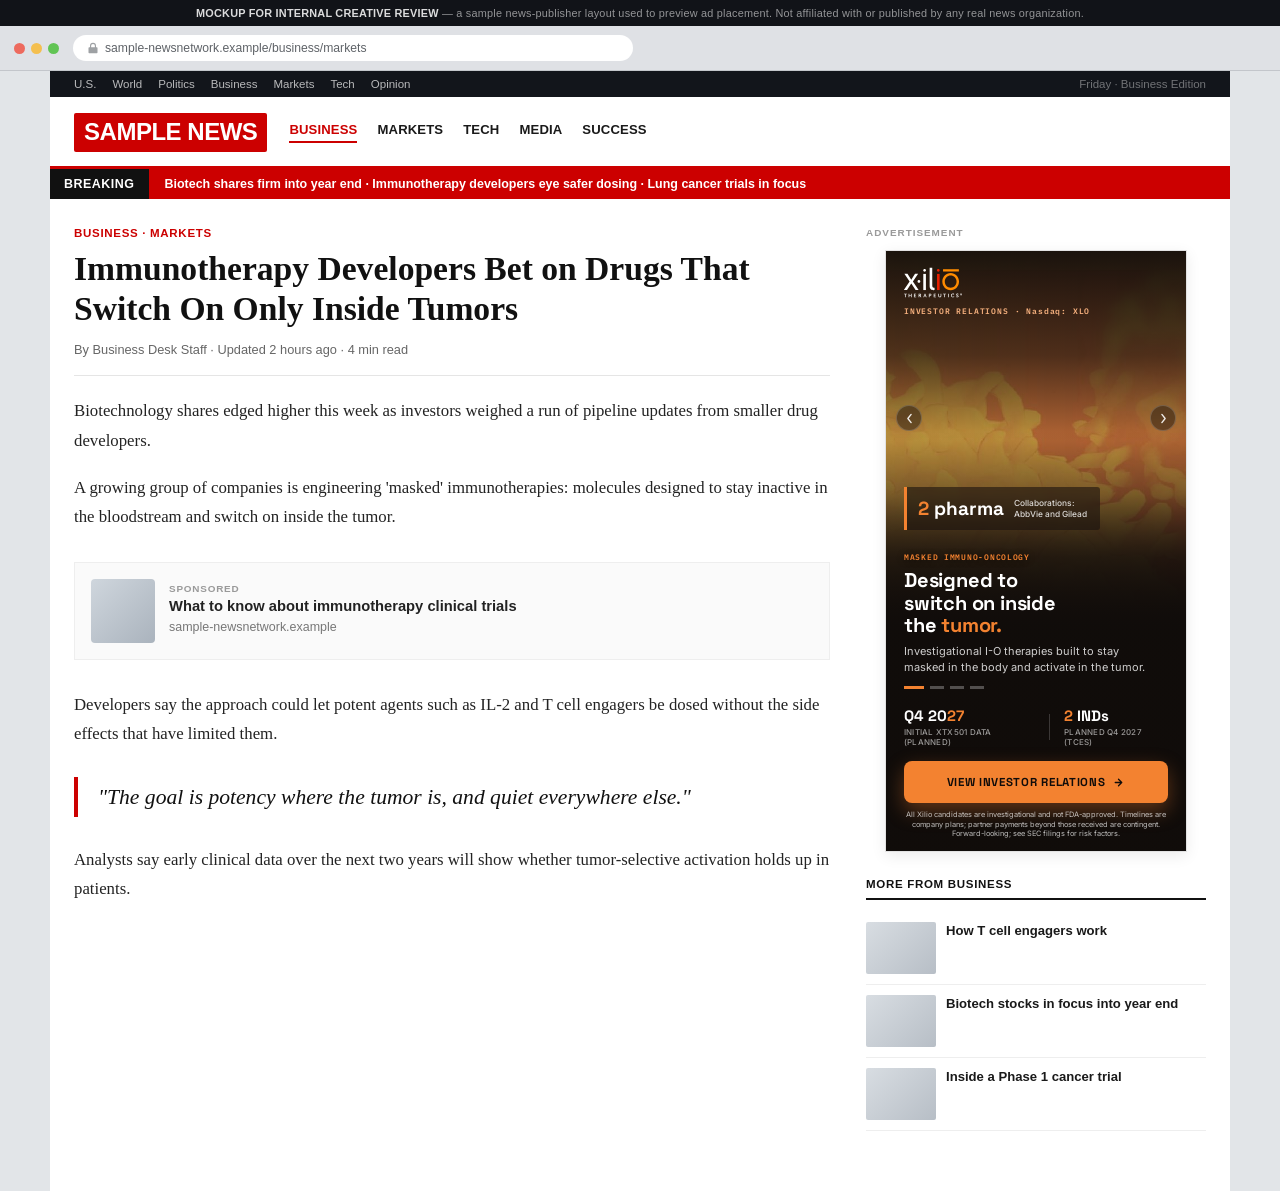
<file: context-preview/news.html>
<!DOCTYPE html>
<html lang="en">
<head>
<meta name="robots" content="noindex,nofollow">
<meta charset="UTF-8">
<meta name="viewport" content="width=device-width,initial-scale=1">
<title>In-Context Preview — Sample News Publisher Page</title>
<link rel="icon" href="data:,">
<style>
  * { margin:0; padding:0; box-sizing:border-box; }
  html, body { background:#e2e5e8; font-family:Helvetica, Arial, sans-serif; }

  /* ---- disclaimer strip ---- */
  #disclaimer {
    background:#111318;
    color:rgba(255,255,255,0.55);
    font-size:0.68rem;
    letter-spacing:0.02em;
    text-align:center;
    padding:7px 12px;
  }
  #disclaimer strong { color:rgba(255,255,255,0.85); }

  /* ---- fake browser chrome ---- */
  #browser-chrome {
    background:#dfe1e5;
    border-bottom:1px solid #c3c6cb;
    padding:9px 14px;
    display:flex;
    align-items:center;
    gap:14px;
  }
  #traffic-lights { display:flex; gap:6px; flex:0 0 auto; }
  #traffic-lights span { width:11px; height:11px; border-radius:50%; display:inline-block; }
  #traffic-lights span:nth-child(1){ background:#ed6a5e; }
  #traffic-lights span:nth-child(2){ background:#f4bf4f; }
  #traffic-lights span:nth-child(3){ background:#61c454; }
  #url-bar {
    flex:1 1 auto;
    background:#fff;
    border-radius:14px;
    padding:6px 14px;
    font-size:0.76rem;
    color:#5f6368;
    display:flex;
    align-items:center;
    gap:6px;
    max-width:560px;
  }
  #url-bar svg { flex:0 0 auto; opacity:0.6; }

  /* ---- site wrapper ---- */
  #site { background:#fff; max-width:1180px; margin:0 auto; }

  /* utility nav */
  #utility-nav {
    background:#12151b;
    color:rgba(255,255,255,0.7);
    font-size:0.72rem;
    display:flex;
    align-items:center;
    justify-content:space-between;
    padding:7px 24px;
  }
  #utility-nav .links { display:flex; gap:16px; }
  #utility-nav .links span:hover { color:#fff; }
  #utility-nav .meta { color:rgba(255,255,255,0.4); }

  /* masthead */
  #masthead {
    display:flex;
    align-items:center;
    gap:22px;
    padding:16px 24px 14px;
    border-bottom:3px solid #cc0000;
  }
  #logo {
    background:#cc0000;
    color:#fff;
    font-weight:900;
    font-size:1.5rem;
    letter-spacing:-0.02em;
    padding:5px 10px 6px;
    border-radius:2px;
    font-family:Arial, Helvetica, sans-serif;
  }
  #masthead nav { display:flex; gap:20px; flex:1; }
  #masthead nav span {
    font-size:0.82rem;
    font-weight:700;
    color:#1a1a1a;
    text-transform:uppercase;
    letter-spacing:0.01em;
    cursor:default;
  }
  #masthead nav span.active { color:#cc0000; border-bottom:2px solid #cc0000; padding-bottom:4px; }

  /* breaking ticker */
  #ticker {
    background:#cc0000;
    color:#fff;
    display:flex;
    align-items:center;
    font-size:0.78rem;
    font-weight:600;
    overflow:hidden;
    white-space:nowrap;
  }
  #ticker .badge {
    background:#111;
    padding:8px 14px;
    font-weight:900;
    letter-spacing:0.04em;
    flex:0 0 auto;
  }
  #ticker .feed { padding:8px 16px; }

  /* content grid */
  #content {
    display:grid;
    grid-template-columns:1fr 340px;
    gap:36px;
    padding:28px 24px 60px;
  }

  article .eyebrow {
    color:#cc0000;
    font-size:0.72rem;
    font-weight:800;
    letter-spacing:0.06em;
    text-transform:uppercase;
    margin-bottom:10px;
  }
  article h1 {
    font-family:Georgia, 'Times New Roman', serif;
    font-size:2.1rem;
    line-height:1.18;
    color:#111;
    margin-bottom:14px;
  }
  article .byline {
    font-size:0.8rem;
    color:#666;
    margin-bottom:20px;
    padding-bottom:18px;
    border-bottom:1px solid #e5e5e5;
  }
  article p {
    font-family:Georgia, 'Times New Roman', serif;
    font-size:1.05rem;
    line-height:1.75;
    color:#232323;
    margin-bottom:18px;
  }
  article .pull-quote {
    font-family:Georgia, 'Times New Roman', serif;
    font-style:italic;
    font-size:1.35rem;
    line-height:1.5;
    color:#111;
    border-left:4px solid #cc0000;
    padding:4px 0 4px 20px;
    margin:28px 0;
  }
  .native-slot {
    margin:30px 0;
    border:1px solid #eee;
    background:#fafafa;
    padding:16px;
    display:flex;
    gap:14px;
    align-items:center;
  }
  .native-slot .swatch { width:64px; height:64px; border-radius:4px; background:linear-gradient(135deg,#cfd6dd,#aab3bd); flex:0 0 auto; }
  .native-slot .txt .tag { font-size:0.62rem; font-weight:800; letter-spacing:0.08em; color:#999; text-transform:uppercase; margin-bottom:4px; }
  .native-slot .txt h4 { font-size:0.92rem; color:#222; margin-bottom:3px; }
  .native-slot .txt p { font-size:0.78rem; color:#777; margin:0; font-family:Helvetica, Arial, sans-serif; }

  /* right rail */
  aside { display:flex; flex-direction:column; align-items:center; gap:10px; }
  aside .sponsor-label {
    align-self:flex-start;
    font-size:0.62rem;
    font-weight:800;
    letter-spacing:0.1em;
    text-transform:uppercase;
    color:#9a9a9a;
    margin-bottom:2px;
  }
  #ad-slot {
    width:302px;    /* 300 + the 1px border each side (border-box), so the 300x600 banner isn't clipped */
    height:602px;
    border:1px solid #e2e2e2;
    box-shadow:0 4px 14px rgba(0,0,0,0.08);
    overflow:hidden;
    background:#000;
  }
  #ad-slot iframe { width:300px; height:600px; border:0; display:block; }

  .rail-more {
    align-self:stretch;
    margin-top:16px;
  }
  .rail-more .heading {
    font-size:0.72rem;
    font-weight:800;
    letter-spacing:0.06em;
    text-transform:uppercase;
    color:#111;
    border-bottom:2px solid #111;
    padding-bottom:8px;
    margin-bottom:12px;
  }
  .rail-item {
    display:flex;
    gap:10px;
    padding:10px 0;
    border-bottom:1px solid #eee;
  }
  .rail-item .thumb { width:70px; height:52px; border-radius:2px; background:linear-gradient(135deg,#d8dde2,#b7bec6); flex:0 0 auto; }
  .rail-item p { font-family:Helvetica, Arial, sans-serif; font-size:0.82rem; line-height:1.35; color:#1a1a1a; font-weight:600; }

  @media (max-width:900px) {
    #content { grid-template-columns:1fr; }
    aside { align-items:stretch; }
    #ad-slot { margin:0 auto; }
  }
</style>
</head>
<body>

<div id="disclaimer">
  <strong>MOCKUP FOR INTERNAL CREATIVE REVIEW</strong> — a sample news-publisher layout used to preview ad placement. Not affiliated with or published by any real news organization.
</div>

<div id="browser-chrome">
  <div id="traffic-lights"><span></span><span></span><span></span></div>
  <div id="url-bar">
    <svg width="12" height="12" viewBox="0 0 16 16"><path d="M8 1a4 4 0 00-4 4v2H3a1 1 0 00-1 1v6a1 1 0 001 1h10a1 1 0 001-1V8a1 1 0 00-1-1h-1V5a4 4 0 00-4-4zm-2.5 6V5a2.5 2.5 0 015 0v2h-5z" fill="currentColor"/></svg>
    sample-newsnetwork.example/business/markets
  </div>
</div>

<div id="site">
  <div id="utility-nav">
    <div class="links">
      <span>U.S.</span><span>World</span><span>Politics</span><span>Business</span><span>Markets</span><span>Tech</span><span>Opinion</span>
    </div>
    <div class="meta">Friday · Business Edition</div>
  </div>

  <div id="masthead">
    <div id="logo">SAMPLE&nbsp;NEWS</div>
    <nav>
      <span class="active">Business</span>
      <span>Markets</span>
      <span>Tech</span>
      <span>Media</span>
      <span>Success</span>
    </nav>
  </div>

  <div id="ticker">
    <span class="badge">BREAKING</span>
    <span class="feed">Biotech shares firm into year end · Immunotherapy developers eye safer dosing · Lung cancer trials in focus</span>
  </div>

  <div id="content">
    <article>
      <div class="eyebrow">Business · Markets</div>
      <h1>Immunotherapy Developers Bet on Drugs That Switch On Only Inside Tumors</h1>
      <div class="byline">By Business Desk Staff · Updated 2 hours ago · 4 min read</div>

      <p>Biotechnology shares edged higher this week as investors weighed a run of pipeline updates from smaller drug developers.</p>

      <p>A growing group of companies is engineering &#x27;masked&#x27; immunotherapies: molecules designed to stay inactive in the bloodstream and switch on inside the tumor.</p>

      <div class="native-slot">
        <div class="swatch"></div>
        <div class="txt">
          <div class="tag">Sponsored</div>
          <h4>What to know about immunotherapy clinical trials</h4>
          <p>sample-newsnetwork.example</p>
        </div>
      </div>

      <p>Developers say the approach could let potent agents such as IL-2 and T cell engagers be dosed without the side effects that have limited them.</p>

      <div class="pull-quote">"The goal is potency where the tumor is, and quiet everywhere else."</div>

      <p>Analysts say early clinical data over the next two years will show whether tumor-selective activation holds up in patients.</p>
    </article>

    <aside>
      <div class="sponsor-label">Advertisement</div>
      <div id="ad-slot">
        <iframe id="ad-frame" title="Sample ad placement" scrolling="no"></iframe>
      </div>

      <div class="rail-more">
        <div class="heading">More From Business</div>
        <div class="rail-item"><div class="thumb"></div><p>How T cell engagers work</p></div>
        <div class="rail-item"><div class="thumb"></div><p>Biotech stocks in focus into year end</p></div>
        <div class="rail-item"><div class="thumb"></div><p>Inside a Phase 1 cancer trial</p></div>
      </div>
    </aside>
  </div>
</div>

<script>
  var CONCEPTS = {
    a: '../concept-a-photo/index.html',
    b: '../concept-b-editorial/index.html',
    c: '../concept-c-dashboard/index.html',
    d: '../concept-d-corporate/index.html'
  }
  var params = new URLSearchParams(window.location.search)
  var concept = params.get('concept')
  if (!CONCEPTS[concept]) concept = 'a'
  document.getElementById('ad-frame').src = CONCEPTS[concept]
</script>

</body>
</html>
</file>
<file: concept-a-photo/style.css>
/* ── Brand tokens — the ONLY place colors are defined. Set --dark,
   --navy, --accent and --gold from the company's real site; the rest
   derive from them (color-mix: Chrome 111+ / Safari 16.2+). ── */
:root {
  --dark:      #17110e;
  --dark-2:    color-mix(in srgb, var(--dark) 70%, black);
  --navy:      #2a221e;
  --accent:    #f38230;
  --accent-d:  color-mix(in srgb, var(--accent) 82%, black);
  --accent-lt: color-mix(in srgb, var(--accent) 62%, white);
  --gold:      #ffab55;
  --gold-d:    color-mix(in srgb, var(--gold) 85%, black);
  --white:     #ffffff;
  --cta-ink:   var(--dark-2);  /* text on the accent CTA — set to var(--dark-2) if white fails contrast on a light accent */
  --font-head: 'Space Grotesk', system-ui, sans-serif;
  --font:      'Inter', system-ui, sans-serif;
  --mono:      'IBM Plex Mono', ui-monospace, SFMono-Regular, Menlo, Consolas, 'Liberation Mono', monospace;
  --ease:      cubic-bezier(0.16,1,0.3,1);
}

* { margin:0; padding:0; box-sizing:border-box; }
html, body { width:300px; height:600px; overflow:hidden; background:var(--dark); }
body { font-family:var(--font); -webkit-font-smoothing:antialiased; }
a { text-decoration:none; color:inherit; }
button { border:0; background:none; font:inherit; color:inherit; cursor:pointer; -webkit-tap-highlight-color:transparent; }

/* ── Canvas ─────────────────────────────────────────────────────────
   Fixed 300x600 stage. A crossfading slide stack sits at the bottom of
   the z-order; persistent chrome (logo, nav, stats, CTA) is pinned on
   top of it and never rotates — same "fixed shell / rotating cards"
   split the Knorex reference banner used with royalSlider. */
#banner {
  position:relative;
  width:300px;
  height:600px;
  overflow:hidden;
  cursor:pointer;
  background:var(--dark);
}

/* ── Slide stack ────────────────────────────────────────────────── */
#slides { position:absolute; inset:0; z-index:1; }

.slide {
  position:absolute;
  inset:0;
  opacity:0;
  z-index:1;
  pointer-events:none;
  transition:opacity 0.9s ease;
}
.slide.active { opacity:1; z-index:2; pointer-events:auto; }

.slide-bg {
  position:absolute;
  top:0; left:0;
  width:100%; height:100%;
  object-fit:cover;
  object-position:center 20%;
  z-index:1;
  animation:kenburns 7s ease-out infinite alternate;
  user-select:none;
  -webkit-user-drag:none;
}
@keyframes kenburns {
  from { transform:scale(1); }
  to   { transform:scale(1.09); }
}

.slide-scrim-top, .slide-scrim-bottom {
  position:absolute;
  left:0; right:0;
  z-index:2;
  pointer-events:none;
}
.slide-scrim-top {
  top:0; height:190px;
  background:linear-gradient(180deg, color-mix(in srgb, var(--dark-2) 94%, transparent) 0%, color-mix(in srgb, var(--dark-2) 62%, transparent) 55%, color-mix(in srgb, var(--dark-2) 0%, transparent) 100%);
}
.slide-scrim-bottom {
  bottom:0; height:336px;
  background:linear-gradient(0deg, var(--dark) 0%, color-mix(in srgb, var(--dark) 93%, transparent) 42%, color-mix(in srgb, var(--dark) 0%, transparent) 100%);
}

.slide-copy {
  position:absolute;
  inset:0;
  z-index:3;
  transform:translateY(12px);
  transition:transform 0.9s var(--ease);
}
.slide.active .slide-copy { transform:translateY(0); }

/* Floating mid-image stat chip (per slide) */
.mid-chip {
  position:absolute;
  top:258px; left:18px;
  display:flex;
  align-items:center;
  gap:10px;
  padding:9px 13px 9px 11px;
  background:color-mix(in srgb, var(--dark) 58%, transparent);
  border-left:3px solid var(--accent);
  border-radius:0 3px 3px 0;
  backdrop-filter:blur(3px);
  -webkit-backdrop-filter:blur(3px);
}
.chip-num {
  font-family:var(--font-head);
  font-weight:800;
  font-size:19px;
  color:var(--white);
  white-space:nowrap;
}
.chip-num em { font-style:normal; color:var(--accent); }
.chip-label {
  font-family:var(--font);
  font-size:8.4px;
  line-height:1.25;
  font-weight:500;
  color:rgba(255,255,255,0.82);
}

/* Rotating headline block, pinned above the fixed bottom bar */
.copy-bottom {
  position:absolute;
  left:0; right:0;
  bottom:150px;
  padding:0 18px;
}
.kicker {
  font-family:var(--mono);
  font-weight:600;
  font-size:8px;
  letter-spacing:0.09em;
  text-transform:uppercase;
  color:var(--accent-lt);
  margin-bottom:6px;
}
.copy-bottom h1 {
  font-family:var(--font-head);
  font-weight:900;
  font-size:20px;
  line-height:1.14;
  letter-spacing:-0.01em;
  color:var(--white);
}
.copy-bottom h1 em { font-style:normal; color:var(--accent); }
.copy-bottom p {
  margin-top:7px;
  font-size:11px;
  line-height:1.4;
  color:rgba(255,255,255,0.8);
  max-width:255px;
}

/* ── Persistent chrome (never rotates) ─────────────────────────── */
#top-bar {
  position:absolute;
  top:0; left:0; right:0;
  z-index:5;
  display:flex;
  flex-direction:column;
  gap:7px;
  padding:16px 18px 0;
}
#logo { display:flex; align-items:center; gap:7px; }
#logo .mark { width:19px; height:19px; flex:none; }
#wordmark {
  font-family:var(--font-head);
  font-weight:800;
  font-size:13.5px;
  letter-spacing:0.01em;
  color:var(--white);
}
#eyebrow {
  font-family:var(--mono);
  font-weight:600;
  font-size:8.2px;
  letter-spacing:0.1em;
  color:var(--accent-lt);
}

.nav-arrow {
  position:absolute;
  top:154px;
  width:26px; height:26px;
  z-index:5;
  display:flex;
  align-items:center;
  justify-content:center;
  background:color-mix(in srgb, var(--dark) 45%, transparent);
  border:1px solid rgba(255,255,255,0.18);
  border-radius:50%;
  color:rgba(255,255,255,0.9);
  backdrop-filter:blur(2px);
  -webkit-backdrop-filter:blur(2px);
  transition:background .2s ease, transform .15s ease;
}
.nav-arrow svg { width:13px; height:13px; }
.nav-arrow:active { transform:scale(0.9); background:color-mix(in srgb, var(--accent) 55%, transparent); }
#arrow-prev { left:10px; }
#arrow-next { right:10px; }

#bottom-fixed {
  position:absolute;
  left:0; right:0; bottom:0;
  z-index:5;
  padding:0 18px 12px;
}

#dots {
  display:flex;
  gap:6px;
  margin-bottom:11px;
}
.dot {
  width:14px; height:3px;
  border-radius:2px;
  background:rgba(255,255,255,0.28);
  transition:background .3s ease, width .3s ease;
  padding:6px 0;
  background-clip:content-box;
  box-sizing:content-box;
}
.dot.active { background-color:var(--accent); width:20px; }  /* background-color, not the shorthand: the shorthand resets background-clip and paints the whole 15px hit area as a square */

#stat-row {
  display:flex;
  align-items:center;
  gap:14px;
}
.stat { display:flex; flex-direction:column; gap:2px; }
.stat-num {
  font-family:var(--font-head);
  font-weight:800;
  font-size:15px;
  color:var(--white);
}
.stat-num em { font-style:normal; color:var(--accent); }
.stat-label {
  font-family:var(--font);
  font-size:8px;
  font-weight:500;
  letter-spacing:0.03em;
  text-transform:uppercase;
  color:rgba(255,255,255,0.58);
}
.stat-div { width:1px; height:26px; background:rgba(255,255,255,0.18); }

#cta {
  margin-top:14px;
  display:flex;
  align-items:center;
  justify-content:center;
  gap:7px;
  width:100%;
  height:42px;
  background:var(--accent);
  border-radius:3px;
  color:var(--cta-ink);
  font-family:var(--font-head);
  font-weight:800;
  font-size:11.5px;
  letter-spacing:0.06em;
  text-transform:uppercase;
  box-shadow:0 8px 20px color-mix(in srgb, var(--accent) 35%, transparent);
  animation:cta-pulse 1.8s ease-in-out 2.6s 6;
}
#cta-arrow { width:13px; height:13px; }

/* Required disclosure line under the CTA */
#disclosure {
  margin-top:8px;
  font-family:var(--mono);
  font-size:6.6px;
  letter-spacing:0.03em;
  line-height:1.2;
  text-align:center;
  color:rgba(255,255,255,0.55);
}
@keyframes cta-pulse {
  0%, 100% { box-shadow:0 8px 20px color-mix(in srgb, var(--accent) 35%, transparent); }
  50%      { box-shadow:0 8px 26px color-mix(in srgb, var(--accent) 65%, transparent), 0 0 0 5px color-mix(in srgb, var(--accent) 12%, transparent); }
}

/* ── Entrance sequence (initial load only) ─────────────────────── */
.reveal {
  opacity:0;
  transform:translateY(14px);
  transition:opacity .7s var(--ease), transform .7s var(--ease);
}
#banner.is-live .reveal { opacity:1; transform:none; }
#top-bar[data-delay="0"] { transition-delay:.05s; }
#bottom-fixed[data-delay="4"] { transition-delay:.55s; }

#click-tag-wrapper { position:absolute; width:0; height:0; overflow:hidden; }

@media (prefers-reduced-motion: reduce) {
  .slide-bg { animation:none; }
  #cta { animation:none; }
  .reveal { transition-duration:.01s; transition-delay:0s !important; }
  .slide, .slide-copy { transition-duration:.2s; }
}

/* ══ Xilio overrides ══ */
#logo .lockup { height:31px; width:auto; display:block; }
.chip-num em, .stat-num em { color:var(--accent); font-style:normal; }
.copy-bottom h1 em { font-style:normal; color:var(--accent); }
.kicker { color:var(--accent); text-shadow:0 1px 6px rgba(0,0,0,.6); }
#cta { border-radius:8px; }
.copy-bottom { bottom:176px; }
.mid-chip { top:236px; }
.slide-scrim-bottom { height:420px; background:linear-gradient(0deg, var(--dark-2) 0%, var(--dark-2) 52%, color-mix(in srgb, var(--dark-2) 80%, transparent) 70%, transparent 100%); }
#disclosure { font-family:var(--font); font-size:7.4px; letter-spacing:0; line-height:1.3; margin:7px -6px 0; color:rgba(255,255,255,0.72); white-space:normal; }
</file>
<file: concept-b-editorial/style.css>
/* ── Brand tokens — the ONLY place colors are defined. Set --accent,
   --ink and --gold from the company's real site (hex or oklch); every
   other surface/tint derives from them. ── */
:root {
  --accent:       #f38230;
  --ink:          #2a221e;
  --gold:         #ffab55;
  --accent-lt:    color-mix(in oklch, var(--accent) 60%, white);
  --accent-ink:   color-mix(in oklch, var(--accent) 72%, black);
  --accent-ink-d: color-mix(in oklch, var(--accent) 62%, black);
  --accent-lo:    color-mix(in oklch, var(--accent) 14%, transparent);
  --deep:         color-mix(in oklch, var(--ink) 80%, black);
  --paper:        #fffbf8;
  --tint:         color-mix(in oklch, var(--accent) 7%, white);
  --tint-2:       color-mix(in oklch, var(--accent) 24%, white);
  --card:         #ffffff;
  --text-mid:     color-mix(in oklch, var(--ink) 62%, white);
  --line:         color-mix(in oklch, var(--ink) 15%, transparent);
  --serif: 'Space Grotesk', system-ui, sans-serif;
  --sans:  'Inter', system-ui, sans-serif;
  --mono:  'IBM Plex Mono', ui-monospace, SFMono-Regular, Menlo, Consolas, 'Liberation Mono', monospace;
  --ease:  cubic-bezier(0.22, 1, 0.36, 1);
}

* { margin:0; padding:0; box-sizing:border-box; }
html, body { width:300px; height:600px; overflow:hidden; background:var(--paper); }
body { font-family:var(--sans); color:var(--ink); -webkit-font-smoothing:antialiased; }
a { text-decoration:none; color:inherit; }
button { border:0; background:none; font:inherit; color:inherit; cursor:pointer; -webkit-tap-highlight-color:transparent; }

#banner {
  position:relative;
  width:300px;
  height:600px;
  overflow:hidden;
  cursor:pointer;
  background:var(--paper);
}

#top-rule {
  position:absolute;
  top:0; left:0; right:0;
  height:3px;
  z-index:6;
  background:linear-gradient(90deg, var(--accent-ink), var(--gold));
}

/* ── Persistent top chrome ──────────────────────────────────────── */
#top-bar {
  position:absolute;
  top:3px; left:0; right:0;
  z-index:5;
  background:var(--paper);
  border-bottom:1px solid var(--line);
  padding:13px 18px 10px;
  display:flex;
  flex-direction:column;
  gap:6px;
}
#logo { display:flex; align-items:center; gap:7px; }
.mark { width:18px; height:18px; flex:none; }
#wordmark {
  font-family:var(--sans);
  font-weight:800;
  font-size:13px;
  letter-spacing:0.01em;
  color:var(--ink);
}
#masthead {
  font-family:var(--mono);
  font-size:7.6px;
  font-weight:500;
  letter-spacing:0.1em;
  color:var(--text-mid);
}

/* ── Slide stack ────────────────────────────────────────────────── */
#slides { position:absolute; top:61px; left:0; right:0; bottom:115px; z-index:1; overflow:hidden; }

.slide {
  position:absolute; inset:0;
  opacity:0;
  z-index:1;
  pointer-events:none;
  transition:opacity 0.8s ease;
}
.slide.active { opacity:1; z-index:2; pointer-events:auto; }

.slide-copy {
  padding:16px 18px 0;
  transform:translateY(10px);
  transition:transform 0.8s var(--ease);
}
.slide.active .slide-copy { transform:translateY(0); }

.eyebrow {
  font-family:var(--mono);
  font-size:9.5px;
  font-weight:500;
  letter-spacing:0.13em;
  text-transform:uppercase;
  color:var(--accent-ink);
  display:flex;
  align-items:center;
  gap:7px;
  margin-bottom:9px;
}
.eyebrow::before {
  content:'';
  width:6px; height:6px;
  border-radius:50%;
  background:var(--accent);
  flex:none;
}

.slide-copy h1 {
  font-family:var(--serif);
  font-weight:700;
  font-size:21px;
  line-height:1.16;
  letter-spacing:-0.01em;
  color:var(--ink);
}
.slide-copy h1 em { font-style:italic; color:var(--accent-ink); }

.lead {
  margin-top:8px;
  font-family:var(--sans);
  font-size:10.8px;
  line-height:1.44;
  color:var(--text-mid);
}

/* ── "Figure" schematic card, matching the site's plate component ─ */
.fig-card {
  margin-top:13px;
  border:1px solid var(--line);
  border-radius:2px;
  background:var(--card);
  overflow:hidden;
}
.fig-bar {
  display:flex;
  justify-content:space-between;
  align-items:center;
  gap:8px;
  padding:6px 10px;
  background:var(--ink);
  color:#fff;
  font-family:var(--mono);
  font-size:6.6px;
  font-weight:500;
  letter-spacing:0.12em;
  text-transform:uppercase;
}
.fig-bar span:last-child { color:var(--accent-lt); }
.fig-body { padding:9px 11px 5px; }
.fig-body svg { width:100%; height:auto; display:block; }

/* figure line-art */
.fig-node rect { fill:var(--ink); }
.fig-rail { fill:none; stroke:var(--text-mid); stroke-width:1.6; }
.fig-ghost { fill:none; stroke:var(--tint-2); stroke-width:2; }
.fig-mark { fill:none; stroke-width:10.5; stroke-linecap:round; }
.fig-mark.a { stroke:var(--accent); }
.fig-mark.b { stroke:var(--ink); }
.fig-gold { fill:var(--gold); }

.fig-mesh line { stroke:var(--accent-lt); stroke-width:1; opacity:0.7; }
.fig-dot circle { fill:var(--accent-ink); }
.fig-hub { fill:var(--gold); stroke:var(--ink); stroke-width:1.4; }

.fig-step rect { fill:var(--tint); stroke:var(--line); stroke-width:1; }
.fig-step.accent rect { fill:var(--accent-lo); stroke:var(--accent-ink); }
.fig-step.gold rect { fill:var(--tint); stroke:var(--gold); }
.fig-step text {
  font-family:var(--mono);
  font-size:8.6px;
  font-weight:700;
  letter-spacing:0.01em;
  fill:var(--ink);
}
.fig-arrow { fill:none; stroke:var(--text-mid); stroke-width:1.6; stroke-linecap:round; stroke-linejoin:round; }

.fig-base { stroke:var(--line); stroke-width:1; }
.fig-bar-prior { fill:var(--tint-2); }
.fig-bar-now { fill:var(--accent-ink); }
.fig-bar-label { font-family:var(--mono); font-size:9px; font-weight:600; fill:var(--text-mid); }
.fig-bar-label.strong { fill:var(--accent-ink); font-weight:700; font-size:10px; }
.fig-bar-year { font-family:var(--mono); font-size:7.5px; fill:var(--text-mid); letter-spacing:0.04em; }

/* key-fact row, matching the site's .kf definition-list pattern */
.kf {
  margin-top:12px;
  padding-top:10px;
  border-top:1px solid var(--line);
  display:flex;
  justify-content:space-between;
  align-items:baseline;
}
.kf dt {
  font-family:var(--mono);
  font-size:7.8px;
  font-weight:500;
  letter-spacing:0.1em;
  text-transform:uppercase;
  color:var(--text-mid);
}
.kf dd {
  display:flex;
  flex-direction:column;
  align-items:flex-end;
  gap:2px;
  font-family:var(--mono);
  font-size:13px;
  font-weight:700;
  color:var(--ink);
  text-align:right;
}
.kf dd em {
  font-style:normal;
  font-weight:600;
  font-size:7.6px;
  letter-spacing:0.03em;
  color:var(--accent-ink);
}

/* ── Nav arrows ─────────────────────────────────────────────────── */
.nav-arrow {
  position:absolute;
  top:316px;
  z-index:5;
  width:24px; height:24px;
  display:flex;
  align-items:center;
  justify-content:center;
  background:var(--card);
  border:1px solid var(--line);
  border-radius:50%;
  color:var(--ink);
  box-shadow:0 2px 8px color-mix(in oklch, var(--ink) 12%, transparent);
  transition:transform 0.15s ease, background 0.2s ease;
}
.nav-arrow svg { width:12px; height:12px; }
.nav-arrow:active { transform:scale(0.9); background:var(--tint); }
#arrow-prev { left:6px; }
#arrow-next { right:6px; }

/* ── Persistent dark band: dots + CTA ───────────────────────────── */
#dots {
  position:absolute;
  left:0; right:0; bottom:81px;
  z-index:5;
  background:var(--deep);
  display:flex;
  gap:6px;
  padding:11px 18px 8px;
}
.dot {
  width:13px; height:3px;
  border-radius:2px;
  background:oklch(1 0 0 / 0.28);
  padding:6px 0;
  background-clip:content-box;
  box-sizing:content-box;
  transition:background 0.3s ease, width 0.3s ease;
}
.dot.active { background-color:var(--accent); width:19px; }  /* background-color, not the shorthand: the shorthand resets background-clip and paints the whole hit area as a square */

#bottom-fixed {
  position:absolute;
  left:0; right:0; bottom:0;
  z-index:5;
  background:var(--deep);
  padding:2px 18px 10px;
}
#bf-line {
  font-family:var(--mono);
  font-size:7.4px;
  font-weight:500;
  letter-spacing:0.11em;
  color:color-mix(in oklch, var(--accent-lt) 75%, transparent);
  margin-bottom:9px;
}
#cta {
  display:flex;
  align-items:center;
  justify-content:center;
  gap:7px;
  width:100%;
  height:42px;
  background:var(--accent);
  border-radius:3px;
  color:var(--deep);
  font-family:var(--sans);
  font-weight:700;
  font-size:12px;
  letter-spacing:0.01em;
  box-shadow:0 8px 20px color-mix(in oklch, var(--accent) 30%, transparent);
  animation:cta-pulse 1.8s ease-in-out 2.6s 6;
}
#cta-arrow { width:13px; height:13px; }

/* Required disclosure line under the CTA */
#fls {
  margin-top:7px;
  font-family:var(--mono);
  font-size:6.4px;
  letter-spacing:0.03em;
  text-align:center;
  color:color-mix(in oklch, var(--accent-lt) 60%, transparent);
}
@keyframes cta-pulse {
  0%, 100% { box-shadow:0 8px 20px color-mix(in oklch, var(--accent) 30%, transparent); }
  50%      { box-shadow:0 8px 26px color-mix(in oklch, var(--accent) 55%, transparent), 0 0 0 5px color-mix(in oklch, var(--accent) 16%, transparent); }
}

/* ── Entrance sequence (initial load only) ─────────────────────── */
.reveal { opacity:0; transform:translateY(12px); transition:opacity .7s var(--ease), transform .7s var(--ease); }
#banner.is-live .reveal { opacity:1; transform:none; }
#top-bar[data-delay="0"] { transition-delay:.05s; }
#dots.reveal { transition-delay:.5s; }
#bottom-fixed[data-delay="1"] { transition-delay:.6s; }

#click-tag-wrapper { position:absolute; width:0; height:0; overflow:hidden; }

@media (prefers-reduced-motion: reduce) {
  #cta { animation:none; }
  .reveal { transition-duration:.01s; transition-delay:0s !important; }
  .slide, .slide-copy { transition-duration:.2s; }
}

/* ══ Xilio overrides ══ */
#logo .lockup { height:29px; width:auto; display:block; }
.slide h1 { letter-spacing:-0.01em; }
.slide h1 em { color:#8e3c07; font-style:normal; }
#fls { white-space:normal; text-wrap:balance; line-height:1.3; }
</file>
<file: concept-c-dashboard/style.css>
/* ── Brand tokens — the ONLY place colors are defined. Set --dark,
   --navy, --accent and --gold from the company's real site; the rest
   derive from them (color-mix: Chrome 111+ / Safari 16.2+). ── */
:root {
  --dark:      #17110e;
  --dark-2:    color-mix(in srgb, var(--dark) 70%, black);
  --navy:      #2a221e;
  --accent:    #f38230;
  --accent-d:  color-mix(in srgb, var(--accent) 82%, black);
  --accent-lt: color-mix(in srgb, var(--accent) 62%, white);
  --gold:      #ffab55;
  --gold-d:    color-mix(in srgb, var(--gold) 85%, black);
  --white:     #ffffff;
  --cta-ink:   var(--dark-2);  /* text on the accent CTA — set to var(--dark-2) if white fails contrast on a light accent */
  --font-head: 'Space Grotesk', system-ui, sans-serif;
  --font:      'Inter', system-ui, sans-serif;
  --mono:      'IBM Plex Mono', ui-monospace, SFMono-Regular, Menlo, Consolas, 'Liberation Mono', monospace;
  --ease:      cubic-bezier(0.16,1,0.3,1);
}

* { margin:0; padding:0; box-sizing:border-box; }
html, body { width:300px; height:600px; overflow:hidden; background:var(--dark); }
body { font-family:var(--font); -webkit-font-smoothing:antialiased; }
a { text-decoration:none; color:inherit; }
button { border:0; background:none; font:inherit; color:inherit; cursor:pointer; -webkit-tap-highlight-color:transparent; }

/* ── Canvas ─────────────────────────────────────────────────────────
   Fixed 300x600 stage. A crossfading slide stack sits at the bottom of
   the z-order; persistent chrome (logo, nav, stats, CTA) is pinned on
   top of it and never rotates — same "fixed shell / rotating cards"
   split the Knorex reference banner used with royalSlider. */
#banner {
  position:relative;
  width:300px;
  height:600px;
  overflow:hidden;
  cursor:pointer;
  background:var(--dark);
}

/* ── Slide stack ────────────────────────────────────────────────── */
#slides { position:absolute; inset:0; z-index:1; }

.slide {
  position:absolute;
  inset:0;
  opacity:0;
  z-index:1;
  pointer-events:none;
  transition:opacity 0.9s ease;
}
.slide.active { opacity:1; z-index:2; pointer-events:auto; }

.slide-bg {
  position:absolute;
  top:0; left:0;
  width:100%; height:100%;
  object-fit:cover;
  object-position:center 20%;
  z-index:1;
  animation:kenburns 7s ease-out infinite alternate;
  user-select:none;
  -webkit-user-drag:none;
}
@keyframes kenburns {
  from { transform:scale(1); }
  to   { transform:scale(1.09); }
}

.slide-scrim-top, .slide-scrim-bottom {
  position:absolute;
  left:0; right:0;
  z-index:2;
  pointer-events:none;
}
.slide-scrim-top {
  top:0; height:190px;
  background:linear-gradient(180deg, color-mix(in srgb, var(--dark-2) 94%, transparent) 0%, color-mix(in srgb, var(--dark-2) 62%, transparent) 55%, color-mix(in srgb, var(--dark-2) 0%, transparent) 100%);
}
.slide-scrim-bottom {
  bottom:0; height:336px;
  background:linear-gradient(0deg, var(--dark) 0%, color-mix(in srgb, var(--dark) 93%, transparent) 42%, color-mix(in srgb, var(--dark) 0%, transparent) 100%);
}

.slide-copy {
  position:absolute;
  inset:0;
  z-index:3;
  transform:translateY(12px);
  transition:transform 0.9s var(--ease);
}
.slide.active .slide-copy { transform:translateY(0); }

/* Floating mid-image stat chip (per slide) */
.mid-chip {
  position:absolute;
  top:258px; left:18px;
  display:flex;
  align-items:center;
  gap:10px;
  padding:9px 13px 9px 11px;
  background:color-mix(in srgb, var(--dark) 58%, transparent);
  border-left:3px solid var(--accent);
  border-radius:0 3px 3px 0;
  backdrop-filter:blur(3px);
  -webkit-backdrop-filter:blur(3px);
}
.chip-num {
  font-family:var(--font-head);
  font-weight:800;
  font-size:19px;
  color:var(--white);
  white-space:nowrap;
}
.chip-num em { font-style:normal; color:var(--accent); }
.chip-label {
  font-family:var(--font);
  font-size:8.4px;
  line-height:1.25;
  font-weight:500;
  color:rgba(255,255,255,0.82);
}

/* Rotating headline block, pinned above the fixed bottom bar */
.copy-bottom {
  position:absolute;
  left:0; right:0;
  bottom:150px;
  padding:0 18px;
}
.kicker {
  font-family:var(--mono);
  font-weight:600;
  font-size:8px;
  letter-spacing:0.09em;
  text-transform:uppercase;
  color:var(--accent-lt);
  margin-bottom:6px;
}
.copy-bottom h1 {
  font-family:var(--font-head);
  font-weight:900;
  font-size:20px;
  line-height:1.14;
  letter-spacing:-0.01em;
  color:var(--white);
}
.copy-bottom h1 em { font-style:normal; color:var(--accent); }
.copy-bottom p {
  margin-top:7px;
  font-size:11px;
  line-height:1.4;
  color:rgba(255,255,255,0.8);
  max-width:255px;
}

/* ── Persistent chrome (never rotates) ─────────────────────────── */
#top-bar {
  position:absolute;
  top:0; left:0; right:0;
  z-index:5;
  display:flex;
  flex-direction:column;
  gap:7px;
  padding:16px 18px 0;
}
#logo { display:flex; align-items:center; gap:7px; }
#logo .mark { width:19px; height:19px; flex:none; }
#wordmark {
  font-family:var(--font-head);
  font-weight:800;
  font-size:13.5px;
  letter-spacing:0.01em;
  color:var(--white);
}
#eyebrow {
  font-family:var(--mono);
  font-weight:600;
  font-size:8.2px;
  letter-spacing:0.1em;
  color:var(--accent-lt);
}

.nav-arrow {
  position:absolute;
  top:154px;
  width:26px; height:26px;
  z-index:5;
  display:flex;
  align-items:center;
  justify-content:center;
  background:color-mix(in srgb, var(--dark) 45%, transparent);
  border:1px solid rgba(255,255,255,0.18);
  border-radius:50%;
  color:rgba(255,255,255,0.9);
  backdrop-filter:blur(2px);
  -webkit-backdrop-filter:blur(2px);
  transition:background .2s ease, transform .15s ease;
}
.nav-arrow svg { width:13px; height:13px; }
.nav-arrow:active { transform:scale(0.9); background:color-mix(in srgb, var(--accent) 55%, transparent); }
#arrow-prev { left:10px; }
#arrow-next { right:10px; }

#bottom-fixed {
  position:absolute;
  left:0; right:0; bottom:0;
  z-index:5;
  padding:0 18px 12px;
}

#dots {
  display:flex;
  gap:6px;
  margin-bottom:11px;
}
.dot {
  width:14px; height:3px;
  border-radius:2px;
  background:rgba(255,255,255,0.28);
  transition:background .3s ease, width .3s ease;
  padding:6px 0;
  background-clip:content-box;
  box-sizing:content-box;
}
.dot.active { background-color:var(--accent); width:20px; }  /* background-color, not the shorthand: the shorthand resets background-clip and paints the whole 15px hit area as a square */

#stat-row {
  display:flex;
  align-items:center;
  gap:14px;
}
.stat { display:flex; flex-direction:column; gap:2px; }
.stat-num {
  font-family:var(--font-head);
  font-weight:800;
  font-size:15px;
  color:var(--white);
}
.stat-num em { font-style:normal; color:var(--accent); }
.stat-label {
  font-family:var(--font);
  font-size:8px;
  font-weight:500;
  letter-spacing:0.03em;
  text-transform:uppercase;
  color:rgba(255,255,255,0.58);
}
.stat-div { width:1px; height:26px; background:rgba(255,255,255,0.18); }

#cta {
  margin-top:14px;
  display:flex;
  align-items:center;
  justify-content:center;
  gap:7px;
  width:100%;
  height:42px;
  background:var(--accent);
  border-radius:3px;
  color:var(--cta-ink);
  font-family:var(--font-head);
  font-weight:800;
  font-size:11.5px;
  letter-spacing:0.06em;
  text-transform:uppercase;
  box-shadow:0 8px 20px color-mix(in srgb, var(--accent) 35%, transparent);
  animation:cta-pulse 1.8s ease-in-out 2.6s 6;
}
#cta-arrow { width:13px; height:13px; }

/* Required disclosure line under the CTA */
#disclosure {
  margin-top:8px;
  font-family:var(--mono);
  font-size:6.6px;
  letter-spacing:0.03em;
  line-height:1.2;
  text-align:center;
  color:rgba(255,255,255,0.55);
}
@keyframes cta-pulse {
  0%, 100% { box-shadow:0 8px 20px color-mix(in srgb, var(--accent) 35%, transparent); }
  50%      { box-shadow:0 8px 26px color-mix(in srgb, var(--accent) 65%, transparent), 0 0 0 5px color-mix(in srgb, var(--accent) 12%, transparent); }
}

/* ── Entrance sequence (initial load only) ─────────────────────── */
.reveal {
  opacity:0;
  transform:translateY(14px);
  transition:opacity .7s var(--ease), transform .7s var(--ease);
}
#banner.is-live .reveal { opacity:1; transform:none; }
#top-bar[data-delay="0"] { transition-delay:.05s; }
#bottom-fixed[data-delay="4"] { transition-delay:.55s; }

#click-tag-wrapper { position:absolute; width:0; height:0; overflow:hidden; }

@media (prefers-reduced-motion: reduce) {
  .slide-bg { animation:none; }
  #cta { animation:none; }
  .reveal { transition-duration:.01s; transition-delay:0s !important; }
  .slide, .slide-copy { transition-duration:.2s; }
}

/* ══ Xilio overrides ══ */
#logo .lockup { height:31px; width:auto; display:block; }
.chip-num em, .stat-num em { color:var(--accent); font-style:normal; }
.copy-bottom h1 em { font-style:normal; color:var(--accent); }
.kicker { color:var(--accent); text-shadow:0 1px 6px rgba(0,0,0,.6); }
#cta { border-radius:8px; }
.copy-bottom { bottom:176px; }
.mid-chip { top:236px; }
.slide-scrim-bottom { height:420px; background:linear-gradient(0deg, var(--dark-2) 0%, var(--dark-2) 52%, color-mix(in srgb, var(--dark-2) 80%, transparent) 70%, transparent 100%); }
#disclosure { font-family:var(--font); font-size:7.4px; letter-spacing:0; line-height:1.3; margin:7px -6px 0; color:rgba(255,255,255,0.72); white-space:normal; }


/* ══ Concept C: sign-up block, appended to Concept A's stylesheet by
   scripts/build_concept_c.py. Everything above this line is A's CSS,
   copied verbatim; don't edit it here — edit A and rebuild. ══ */

/* The sign-up is taller than A's CTA, so the chip and headline move up
   by --c-lift, and the bottom padding tightens. If A has foreground art
   in the slide background (a motif, a diagram) that now crowds the chip,
   lift it too in the C-only block at the end of this file. */
:root { --c-lift: 16px; --c-error: #ff7a6b; }
.slide-copy .mid-chip, .slide-copy .copy-bottom { translate: 0 calc(-1 * var(--c-lift)); }
#bottom-fixed { padding-bottom: 11px; }

#signup { position:relative; margin-top:13px; cursor:default; }
.sr-only {
  position:absolute; width:1px; height:1px; overflow:hidden;
  clip:rect(0 0 0 0); white-space:nowrap;
}
#signup-row {
  position:relative;
  display:flex;
  gap:6px;
  height:40px;
}
#signup-email {
  flex:1;
  min-width:0;
  height:100%;
  padding:0 11px;
  border:1px solid rgba(255,255,255,0.24);
  border-radius:3px;
  outline:0;
  background:color-mix(in srgb, var(--dark) 55%, transparent);
  color:var(--white, #fff);
  font-family:var(--font);
  font-size:11px;
  font-weight:500;
  transition:border-color .2s ease, box-shadow .2s ease, background .2s ease;
}
#signup-email::placeholder { color:rgba(255,255,255,0.6); }
#signup-email:focus {
  border-color:var(--accent);
  background:color-mix(in srgb, var(--dark) 75%, transparent);
  box-shadow:0 0 0 3px color-mix(in srgb, var(--accent) 24%, transparent);
}
#signup.is-error #signup-email { border-color:var(--c-error); animation:shake .35s ease; }
@keyframes shake {
  0%, 100% { transform:translateX(0); }
  25% { transform:translateX(-4px); }
  75% { transform:translateX(4px); }
}
/* Same fill, ink and type as A's CTA (--cta-ink), so C reads as A */
#signup-btn {
  flex:none;
  height:100%;
  padding:0 13px;
  background:var(--accent);
  border-radius:3px;
  color:var(--cta-ink, var(--dark-2));
  font-family:var(--font-head, var(--font));
  font-weight:800;
  font-size:11px;
  letter-spacing:0.06em;
  text-transform:uppercase;
  box-shadow:0 8px 20px color-mix(in srgb, var(--accent) 35%, transparent);
  transition:filter .2s ease, transform .15s ease;
  animation:btn-pulse 1.8s ease-in-out 2.6s 6;
}
#signup-btn:hover { filter:brightness(1.08); }
#signup-btn:active { transform:scale(0.96); }
#signup.is-sending #signup-btn { opacity:0.6; pointer-events:none; }
@keyframes btn-pulse {
  0%, 100% { box-shadow:0 8px 20px color-mix(in srgb, var(--accent) 35%, transparent); }
  50%      { box-shadow:0 8px 26px color-mix(in srgb, var(--accent) 60%, transparent); }
}

#signup-done {
  position:absolute;
  inset:0;
  display:flex;
  align-items:center;
  justify-content:center;
  gap:7px;
  background:var(--accent);
  border-radius:3px;
  color:var(--cta-ink, var(--dark-2));
  font-family:var(--font-head, var(--font));
  font-weight:700;
  font-size:11px;
  opacity:0;
  transform:scale(0.96);
  pointer-events:none;
  transition:opacity .35s var(--ease), transform .35s var(--ease);
}
#signup-done svg { width:15px; height:15px; flex:none; }
#signup.is-done #signup-done { opacity:1; transform:none; }
#signup.is-done #signup-email, #signup.is-done #signup-btn { visibility:hidden; }

/* Consent and error share one two-line slot, so the error never moves
   anything; the consent comes back as soon as the viewer types. */
#signup-consent, #signup-msg {
  margin-top:7px;
  height:20px;
  font-family:var(--font);
  font-size:7px;
  line-height:1.42;
}
#signup-consent { color:rgba(255,255,255,0.6); }
#signup-consent a { color:inherit; text-decoration:underline; }
#signup-msg {
  display:none;
  font-size:9px;
  font-weight:600;
  color:var(--c-error);
}
#signup.is-error #signup-consent { display:none; }
#signup.is-error #signup-msg { display:block; }

#fls-line {
  margin-top:4px;
  font-family:var(--mono);
  font-size:6.6px;
  letter-spacing:0.03em;
  line-height:1.2;
  text-align:center;
  color:rgba(255,255,255,0.55);
  white-space:nowrap;
}

@media (prefers-reduced-motion: reduce) {
  #signup-btn { animation:none; }
}

/* A's CTA look, copied from its #cta rule by build_concept_c.py */
#signup-btn {
  background:var(--accent);
  color:var(--cta-ink);
  font-family:var(--font-head);
  font-weight:800;
  letter-spacing:0.06em;
  text-transform:uppercase;
  border-radius:3px;
}
#signup-done {
  background:var(--accent);
  color:var(--cta-ink);
  font-family:var(--font-head);
  font-weight:800;
  border-radius:3px;
}

/* ══ C-only overrides (kept on rebuild) ══ */

/* The sign-up block (input row, consent, three-line disclosure) is taller than A's CTA block: lift the chip and
   headline with it (build_concept_c.py reads --c-lift). */
:root { --c-lift: 26px; }
#signup-btn { font-family:var(--font); font-weight:700; letter-spacing:0.08em; }
#signup-consent, #signup-msg { height:22px; font-size:7.6px; line-height:1.4; }
#signup-consent { color:rgba(255,255,255,0.8); }
#fls-line { white-space:normal; font-family:var(--font); font-size:7.8px; letter-spacing:0.005em; line-height:1.22; text-align:left; margin:5px -4px 0; color:rgba(255,255,255,0.78); }
</file>
<file: concept-d-corporate/style.css>
/* ── Concept D — Corporate site / brand-native ─────────────────────
   The advertiser's own corporate website, extended into a 300x600 ad.
   Every source token below was read from that site's theme CSS and
   scaled to banner size; scaffold.py fills them from brand.json → "corp"
   (primary, secondary, grad_from, grad_to, band_to, btn_from, btn_to,
   btn_ink, rule, page_bg, header_bg, text, btn_radius, font_head,
   font_body, logo_w, logo_h).

   Source tokens are the ONLY place colours are defined; everything else
   derives from them (color-mix: Chrome 111+ / Safari 16.2+). To re-brand,
   change brand.json "corp", the fonts link, and assets/logo.svg.

   Each slide is one homepage module, built from shared parts:
     .m-hero   hero slider: photo + shade, gradient text panel
     .m-stats  stats module: heading font values over accent bars
     .m-split  image + text split: photo, white card, bullets
     .m-band   overlay band: photo under the gradient overlay, centred copy
   Parts: .d-photo, .d-stats > .d-stat (.d-value + .d-label), .d-vs,
   .d-list (accent bullets), .d-arrows (arrow sub-bullets), .d-rule, .nw. ── */
:root {
  /* Source tokens — the corporate site's theme (brand.json "corp") */
  --primary:    #e82000;    /* headings, stat values, nav, footer strip */
  --secondary:  #ff8b00;  /* underline bars, bullet markers, active-nav rule */
  --grad-from:  #e82000;  /* hero panel gradient, left */
  --grad-to:    #ff8b00;    /* hero panel gradient, right */
  --band-to:    #ff8b00;    /* overlay / alerts band gradient, bright end */
  --btn-from:   #e82000;   /* .btn border gradient, left stop */
  --btn-to:     #fcb017;     /* .btn border gradient, right stop */
  --page-bg:    #ffffff;       /* page background */
  --header-bg:  #000000;     /* header bar */
  --white:      #FFFFFF;
  --text:       #1d1d1d;       /* body copy */
  --btn-ink:    #1d1d1d;    /* .btn label colour */
  --rule:       #ff8b00;       /* <hr> between bullet groups, bottom-block hairline */
  --shade:      #000000;             /* photo shade, header shadow */
  --btn-radius: 100px;

  /* Derived */
  --card-bg:     var(--white);
  --on-dark:     var(--white);
  --on-dark-2:   color-mix(in srgb, var(--white) 90%, transparent);
  --hero-shade:  color-mix(in srgb, var(--shade) 40%, transparent);   /* slider photo: #000 @ .4 */
  --panel-grad:  linear-gradient(to left,
                   color-mix(in srgb, var(--grad-to) 80%, transparent),
                   color-mix(in srgb, var(--grad-from) 80%, transparent));
  --band-grad:   linear-gradient(267.38deg, var(--band-to) -42.82%, var(--primary) 88.88%);
  --band-alpha:  0.93;        /* the overlay's opacity on the site */
  --band-size:   125% 100%;   /* a 300px crop of the full-width band: its brightest end sits off-canvas so white copy holds >= 4.5:1 */
  --btn-grad:    linear-gradient(to right, var(--btn-from), var(--btn-to));
  --hdr-shadow:  0 0 5px color-mix(in srgb, var(--shade) 30%, transparent);
  --card-shadow: 0 1px 3px color-mix(in srgb, var(--primary) 8%, transparent);

  /* Type — the site's own Google Fonts (the link in index.html <head>) */
  --font-head: 'Mulish', system-ui, sans-serif;
  --font-body: 'Mulish', system-ui, sans-serif;
  --ease:      cubic-bezier(0.16,1,0.3,1);

  /* Geometry (fixed 300x600 stage) */
  --gutter:    14px;
  --hdr-h:     48px;          /* white site header */
  --logo-w:    64px;      /* assets/logo.svg at its display size (brand.json corp.logo_w / logo_h) */
  --logo-h:    34px;
  --bf-pad:    9px;           /* bottom block: space above the controls row */
  --ctrl-h:    22px;          /* dots + arrows row */
  --bf-gap:    8px;           /* controls → CTA */
  --cta-h:     38px;
  --bf-gap-2:  9px;           /* CTA → footer strip */
  --foot-h:    24px;          /* footer strip: the disclosure, up to two lines */
  --bf-h:      calc(var(--bf-pad) + var(--ctrl-h) + var(--bf-gap) + var(--cta-h) + var(--bf-gap-2) + var(--foot-h));
  --bar-w:     28px;          /* accent underline bar (site: 40x4) */
  --bar-h:     3px;
}

* { margin:0; padding:0; box-sizing:border-box; }
html, body { width:300px; height:600px; overflow:hidden; background:var(--page-bg); }
body { font-family:var(--font-body); color:var(--text); -webkit-font-smoothing:antialiased; text-rendering:optimizeLegibility; }
a { text-decoration:none; color:inherit; }
button { border:0; background:none; font:inherit; color:inherit; cursor:pointer; -webkit-tap-highlight-color:transparent; }
ul { list-style:none; }
.nw { white-space:nowrap; }                       /* keeps hyphenated names and compounds unbroken */
.slide p, .slide li { text-wrap-style:pretty; }   /* no one-word last lines; style only: the text-wrap shorthand would reset white-space:nowrap on .d-value */

/* ── Canvas ───────────────────────────────────────────────────────── */
#banner {
  position:relative;
  width:300px;
  height:600px;
  overflow:hidden;
  cursor:pointer;
  background:var(--page-bg);
}

/* ── Slide stack: each slide fills only the space between the header
   and the bottom block, so slide copy can never run under the chrome. ── */
#slides { position:absolute; inset:0; z-index:1; }
.slide {
  position:absolute;
  left:0; right:0;
  top:var(--hdr-h);
  bottom:var(--bf-h);
  overflow:hidden;
  opacity:0;
  z-index:1;
  pointer-events:none;
  transition:opacity 0.9s ease;
}
.slide.active { opacity:1; z-index:2; pointer-events:auto; }

/* Content rises in on each slide change */
.slide > :not(.d-photo) {
  transform:translateY(10px);
  transition:transform 0.9s var(--ease);
}
.slide.active > :not(.d-photo) { transform:none; }

/* ── Shared parts ─────────────────────────────────────────────────── */
/* Full-bleed photo (hero slider, overlay band) */
.d-photo {
  position:absolute;
  inset:0;
  width:100%; height:100%;
  object-fit:cover;
  z-index:0;
  user-select:none;
  -webkit-user-drag:none;
  animation:d-zoom 9s ease-out infinite alternate;
}
@keyframes d-zoom { from { transform:scale(1); } to { transform:scale(1.06); } }

/* Stat (.module-stats .stat): heading-font value, accent bar, body label */
.d-value {
  font-family:var(--font-head);
  font-weight:500;
  line-height:1.15;
  color:var(--primary);
  white-space:nowrap;
}
.d-vs { font-size:0.62em; font-weight:400; }
.d-label {
  font-size:10px;
  line-height:1.45;
  color:var(--text);
}
.d-label::before {                 /* .stat .description:before — the 40x4 bar */
  content:'';
  display:block;
  width:var(--bar-w);
  height:var(--bar-h);
  margin:6px 0 7px;
  background:var(--secondary);
  transform:scaleX(0);
  transform-origin:left center;
  transition:transform 0.7s var(--ease) 0.35s;
}
.slide.active .d-label::before { transform:none; }

/* Bulleted copy (.content-bg-white ul): accent markers, body text */
.d-list { list-style:disc; padding-left:13px; }
.d-list > li {
  font-size:10px;
  line-height:1.45;
  color:var(--text);
}
.d-list > li::marker { color:var(--secondary); }
/* Sub-bullets (.content-bg-white ul li ul li): primary text, accent arrow */
.d-arrows { list-style:none; margin-top:6px; }
.d-arrows li {
  position:relative;
  padding-left:15px;
  margin-top:4px;
  font-size:10px;
  line-height:1.4;
  color:var(--primary);
}
.d-arrows li::before {             /* the site's arrow icon, as a mask so it takes the token colour */
  content:'';
  position:absolute;
  left:0; top:2px;
  width:10px; height:10px;
  background:var(--secondary);
  -webkit-mask:url("data:image/svg+xml,%3Csvg xmlns='http://www.w3.org/2000/svg' viewBox='0 0 24 25'%3E%3Cpath d='M12 4.18066L10.585 5.59566L16.17 11.1807H4V13.1807H16.17L10.585 18.7657L12 20.1807L20 12.1807L12 4.18066Z'/%3E%3C/svg%3E") center / contain no-repeat;
          mask:url("data:image/svg+xml,%3Csvg xmlns='http://www.w3.org/2000/svg' viewBox='0 0 24 25'%3E%3Cpath d='M12 4.18066L10.585 5.59566L16.17 11.1807H4V13.1807H16.17L10.585 18.7657L12 20.1807L20 12.1807L12 4.18066Z'/%3E%3C/svg%3E") center / contain no-repeat;
}
.d-rule { border:0; border-top:1px solid var(--rule); margin:10px 0; }  /* .content-bg-white hr */

/* ── Module: hero slider (.module.row-background-slider) ───────────── */
.m-hero { background:var(--primary); }
.m-hero .d-photo { object-position:50% 15%; }
.m-hero::after {                   /* .slide-inner::before — shade over the photo */
  content:'';
  position:absolute;
  inset:0;
  background:var(--hero-shade);
  z-index:1;
}
.hero-panel {                      /* .slide-content — the gradient text panel */
  position:absolute;
  left:var(--gutter); right:var(--gutter);
  bottom:16px;
  z-index:2;
  padding:20px 18px 18px;
  background:var(--panel-grad);
}
.hero-panel h2 {                   /* .float-title */
  font-family:var(--font-head);
  font-weight:400;
  font-size:20px;
  line-height:1.25;
  color:var(--on-dark);
}
.hero-desc {                       /* .slide-description */
  margin-top:10px;
  font-size:10.5px;
  line-height:1.5;
  color:var(--on-dark);
}
.m-hero .d-stats { display:flex; gap:26px; margin-top:16px; }
.m-hero .d-value { font-size:22px; color:var(--on-dark); }
.m-hero .d-label { font-size:9.5px; color:var(--on-dark-2); }

/* ── Module: stats (.module.module-stats), on the page background ─── */
.m-stats {
  display:flex;
  flex-direction:column;
  justify-content:center;          /* the section's copy sits mid-slide */
  padding:0 20px 4px;
  background:var(--page-bg);
}
.stats-head h2 {
  font-family:var(--font-head);
  font-weight:400;
  font-size:20px;
  line-height:1.25;
  color:var(--primary);
  text-wrap:balance;
}
.stats-head p {
  margin-top:9px;
  font-size:10.5px;
  line-height:1.5;
  color:var(--text);
}
.m-stats .d-stats { display:flex; flex-direction:column; gap:18px; margin-top:22px; }
.m-stats .d-value { font-size:28px; }

/* ── Module: image + text split (.module.row-default.content-bg-white) */
.m-split {
  display:flex;
  flex-direction:column;
  padding:12px var(--gutter);
  background:var(--page-bg);
}
.split-photo {                     /* .module-image */
  display:block;
  flex:none;
  width:100%;
  height:182px;
  object-fit:cover;
  object-position:50% 50%;
}
/* "Illustrative image" label on a photo of a person: a patient photo can imply a result */
.split-fig { position:relative; flex:none; margin:0; }
.split-fig figcaption {
  position:absolute;
  right:6px; bottom:6px;
  padding:2px 6px;
  background:color-mix(in srgb, var(--shade) 55%, transparent);
  font-size:7px;
  line-height:1.2;
  letter-spacing:0.02em;
  color:var(--on-dark);
}
.split-card {                      /* .content-wrapper .module-content (white) */
  flex:1;
  padding:17px 18px 14px;
  background:var(--card-bg);
  box-shadow:var(--card-shadow);
}
.split-card h2 {
  font-family:var(--font-head);
  font-weight:400;
  font-size:17.5px;
  line-height:1.25;
  color:var(--primary);
}
.split-card h2::after {            /* .content-bg-white h2:after — accent bar */
  content:'';
  display:block;
  width:var(--bar-w);
  height:var(--bar-h);
  margin:9px 0 12px;
  background:var(--secondary);
}

/* ── Module: overlay band (.module.row-default.background.overlay.dark) */
.m-band { background:var(--primary); }
.m-band .d-photo { object-position:50% 30%; }
.m-band::after {                   /* .overlay:not(.no-overlay)::before */
  content:'';
  position:absolute;
  inset:0;
  background:var(--band-grad) left center / var(--band-size) no-repeat;
  opacity:var(--band-alpha);
  z-index:1;
}
.band-content {
  position:absolute;
  inset:0;
  z-index:2;
  display:flex;
  flex-direction:column;
  justify-content:center;
  padding:0 20px;
  text-align:center;
}
.band-content h2 {
  font-family:var(--font-head);
  font-weight:400;
  font-size:20px;
  line-height:1.25;
  color:var(--on-dark);
  text-wrap:balance;
}
.band-desc, .band-note {
  font-size:10.5px;
  line-height:1.5;
  color:var(--on-dark);
}
.band-desc { margin-top:10px; }
.m-band .d-stats {
  display:grid;
  grid-template-columns:repeat(3, 1fr);
  gap:8px;
  margin-top:20px;
}
.m-band .d-value { font-size:21px; color:var(--on-dark); }
.m-band .d-label { font-size:9px; color:var(--on-dark-2); }
.m-band .d-label::before { margin-left:auto; margin-right:auto; background:var(--on-dark); transform-origin:center; }
.band-note { margin-top:18px; color:var(--on-dark-2); }

/* ── Persistent chrome (never rotates) ─────────────────────────────── */
#top-bar {                         /* #header — white bar, soft shadow */
  position:absolute;
  top:0; left:0; right:0;
  height:var(--hdr-h);
  z-index:6;
  display:flex;
  align-items:center;
  justify-content:space-between;
  padding:0 var(--gutter);
  background:var(--header-bg);
  box-shadow:var(--hdr-shadow);
}
#logo { display:block; width:var(--logo-w); height:var(--logo-h); }
#ticker {                          /* set as the active main-menu item */
  position:relative;
  padding-bottom:5px;
  font-family:var(--font-head);
  font-weight:500;
  font-size:9.5px;
  letter-spacing:0.02em;
  color:var(--primary);
}
#ticker::after {                   /* .main-menu > li.active > a:after — 2px accent rule */
  content:'';
  position:absolute;
  left:0; right:0; bottom:0;
  height:2px;
  background:var(--secondary);
}

#bottom-fixed {
  position:absolute;
  left:0; right:0; bottom:0;
  height:var(--bf-h);
  z-index:5;
  padding-top:var(--bf-pad);
  background:var(--white);
  box-shadow:0 -1px 0 var(--rule);
}

/* Slider dots: rings, filled when active (.row-background-slider .slick-dots) */
#dots {
  display:flex;
  align-items:center;
  gap:2px;
  height:var(--ctrl-h);
  margin:0 0 var(--bf-gap) calc(var(--gutter) - 4px);
}
.dot { position:relative; width:18px; height:18px; }
.dot::before {
  content:'';
  position:absolute;
  inset:4px;
  border:1px solid var(--primary);
  border-radius:50%;
  background-color:transparent;
  transition:background-color .3s ease;
}
.dot.active::before { background-color:var(--primary); }

.nav-arrow {                       /* round control, like the slider's pause button */
  position:absolute;
  z-index:6;
  bottom:calc(var(--foot-h) + var(--bf-gap-2) + var(--cta-h) + var(--bf-gap));
  width:var(--ctrl-h);
  height:var(--ctrl-h);
  display:flex;
  align-items:center;
  justify-content:center;
  border-radius:50%;
  background:var(--primary);
  color:var(--on-dark);
  transition:background-color .2s ease, transform .15s ease;
}
.nav-arrow svg { width:11px; height:11px; }
.nav-arrow:hover { background:var(--grad-to); }
.nav-arrow:active { transform:scale(0.9); }
#arrow-next { right:var(--gutter); }
#arrow-prev { right:calc(var(--gutter) + var(--ctrl-h) + 6px); }

/* CTA — the site's .btn: pill, 2px gradient border over a white fill */
#cta {
  display:flex;
  align-items:center;
  justify-content:center;
  gap:8px;
  height:var(--cta-h);
  margin:0 var(--gutter) var(--bf-gap-2);
  border:2px solid transparent;
  border-radius:var(--btn-radius);
  background:linear-gradient(var(--white), var(--white)) padding-box, var(--btn-grad) border-box;
  font-family:var(--font-head);
  font-weight:500;
  font-size:12.5px;
  line-height:1;
  color:var(--btn-ink);
  transition:background-color .2s ease, border-color .2s ease, color .2s ease;
}
#cta-arrow {
  width:17px; height:17px;
  fill:var(--primary);
  animation:d-nudge 1.4s ease-in-out 2.4s 4;
}
/* .btn:hover — filled primary, white label + arrow; whole-banner hover signals the click */
#banner:hover #cta, #cta:hover, #cta:focus-visible {
  background:var(--primary);
  border-color:var(--primary);
  color:var(--on-dark);
}
#banner:hover #cta-arrow, #cta:hover #cta-arrow, #cta:focus-visible #cta-arrow { fill:var(--on-dark); }
@keyframes d-nudge { 0%, 100% { transform:translateX(0); } 50% { transform:translateX(3px); } }

/* Required disclosure — set in the site's footer strip. Two lines fit; it names
   what the slides actually forward-look about rather than a generic line. */
#fls {
  height:var(--foot-h);
  display:flex;
  align-items:center;
  justify-content:center;
  padding:0 12px;
  background:var(--primary);
  font-size:7.5px;
  line-height:9.5px;
  text-align:center;
  text-wrap:balance;
  overflow:hidden;
  color:var(--on-dark-2);
}

/* ── Entrance sequence (initial load only) ─────────────────────────── */
.reveal {
  opacity:0;
  transform:translateY(8px);
  transition:opacity .7s var(--ease), transform .7s var(--ease);
}
#top-bar.reveal { transform:translateY(-8px); }
#banner.is-live .reveal { opacity:1; transform:none; }
#top-bar[data-delay="0"] { transition-delay:.05s; }
#bottom-fixed[data-delay="4"] { transition-delay:.45s; }

#click-tag-wrapper { position:absolute; width:0; height:0; overflow:hidden; }

@media (prefers-reduced-motion: reduce) {
  .d-photo, #cta-arrow { animation:none; }
  .reveal { transition-duration:.01s; transition-delay:0s !important; }
  .slide, .slide > *, .d-label::before { transition-duration:.2s; transition-delay:0s; }
}

/* ══ Xilio modules ══ */
:root { --foot-h: 34px; --orange-grad: linear-gradient(to right, #e82000 30%, #ff8b00, #fcb017); }
#ticker { color:#fff; font-weight:600; }
.slide h2 { font-family:var(--font-head); font-weight:300; color:#000; letter-spacing:-0.01em; }
.x-bar { display:block; width:46px; height:3px; background:var(--orange-grad); margin:8px 0 10px; }
.d-value { font-weight:400; }
.x-photo { position:absolute; left:0; top:0; width:100%; height:auto; display:block; }

/* 1 — vision hero */
.x-hero { background:var(--page-bg); }
.x-hero .x-copy { position:absolute; left:18px; right:56px; top:24px; }
.x-hero .x-photo { height:290px; object-fit:cover; object-position:center top; }
.x-hero h2 { font-size:25px; }
.x-quote { font-size:11px; line-height:1.42; color:#111; }
.x-under { position:absolute; left:18px; right:18px; top:302px; }
.x-lede { font-size:10.5px; line-height:1.5; color:var(--text); }
.x-hero .d-stats { display:flex; gap:24px; margin-top:8px; }
.x-hero .d-stat { flex:1; }
.x-hero .d-value { font-size:23px; }

/* 2 — approach text block */
.x-text { background:var(--page-bg); display:flex; align-items:center; padding:0 18px; }
.x-text h2 { font-size:23px; line-height:1.15; text-wrap:balance; }
.x-text .x-copy > p { font-size:10.5px; line-height:1.5; color:var(--text); }
.x-list { margin:9px 0 0 14px; list-style:disc; }
.x-list li { font-size:10.5px; line-height:1.45; color:var(--text); margin-bottom:5px; }
.x-list li::marker { color:#000; }
.x-text .d-stats { margin-top:10px; }
.x-text .d-value { font-size:24px; }

/* 3 — icon quick links */
.x-links { background:var(--page-bg); padding:22px 14px 0; }
.x-links h2 { font-size:25px; padding-left:4px; }
.x-links .x-bar { margin-left:4px; }
.x-grid { display:grid; grid-template-columns:1fr 1fr; margin-top:6px; }
.x-cell { text-align:center; padding:10px 6px 12px; }
.x-cell:nth-child(odd) { border-right:1px solid #dee2e6; }
.x-cell:nth-child(-n+2) { border-bottom:1px solid #dee2e6; }
.x-cell img { width:56px; height:56px; display:block; margin:0 auto 6px; }
.x-name { font-family:var(--font-head); font-weight:400; font-size:16px; line-height:1.15; color:#e82000; }
.x-cell:nth-child(n+3) .x-name { color:#ff8b00; }
.x-cell:nth-child(4) .x-name { font-size:13.5px; }
.x-sub { margin-top:4px; font-size:9.5px; line-height:1.4; color:var(--text); }

/* 4 — black footer band */
.x-band { background:#000; }
.x-band .x-photo { opacity:.42; -webkit-mask-image:linear-gradient(#000 40%, transparent); mask-image:linear-gradient(#000 40%, transparent); }
.x-band .x-copy { position:absolute; left:18px; right:18px; top:120px; }
.x-band h2 { color:#fff; font-size:26px; }
.x-band .x-copy > p { font-size:10.5px; line-height:1.5; color:rgba(255,255,255,.92); }
.x-band .d-stats { display:flex; flex-direction:column; gap:12px; margin-top:14px; }
.x-band .d-value { color:#ff8b00; font-size:26px; }
.x-band .d-label { color:rgba(255,255,255,.9); }

#fls { background:#000; font-size:7.4px; line-height:1.3; }
#cta { font-weight:600; }
</file>
